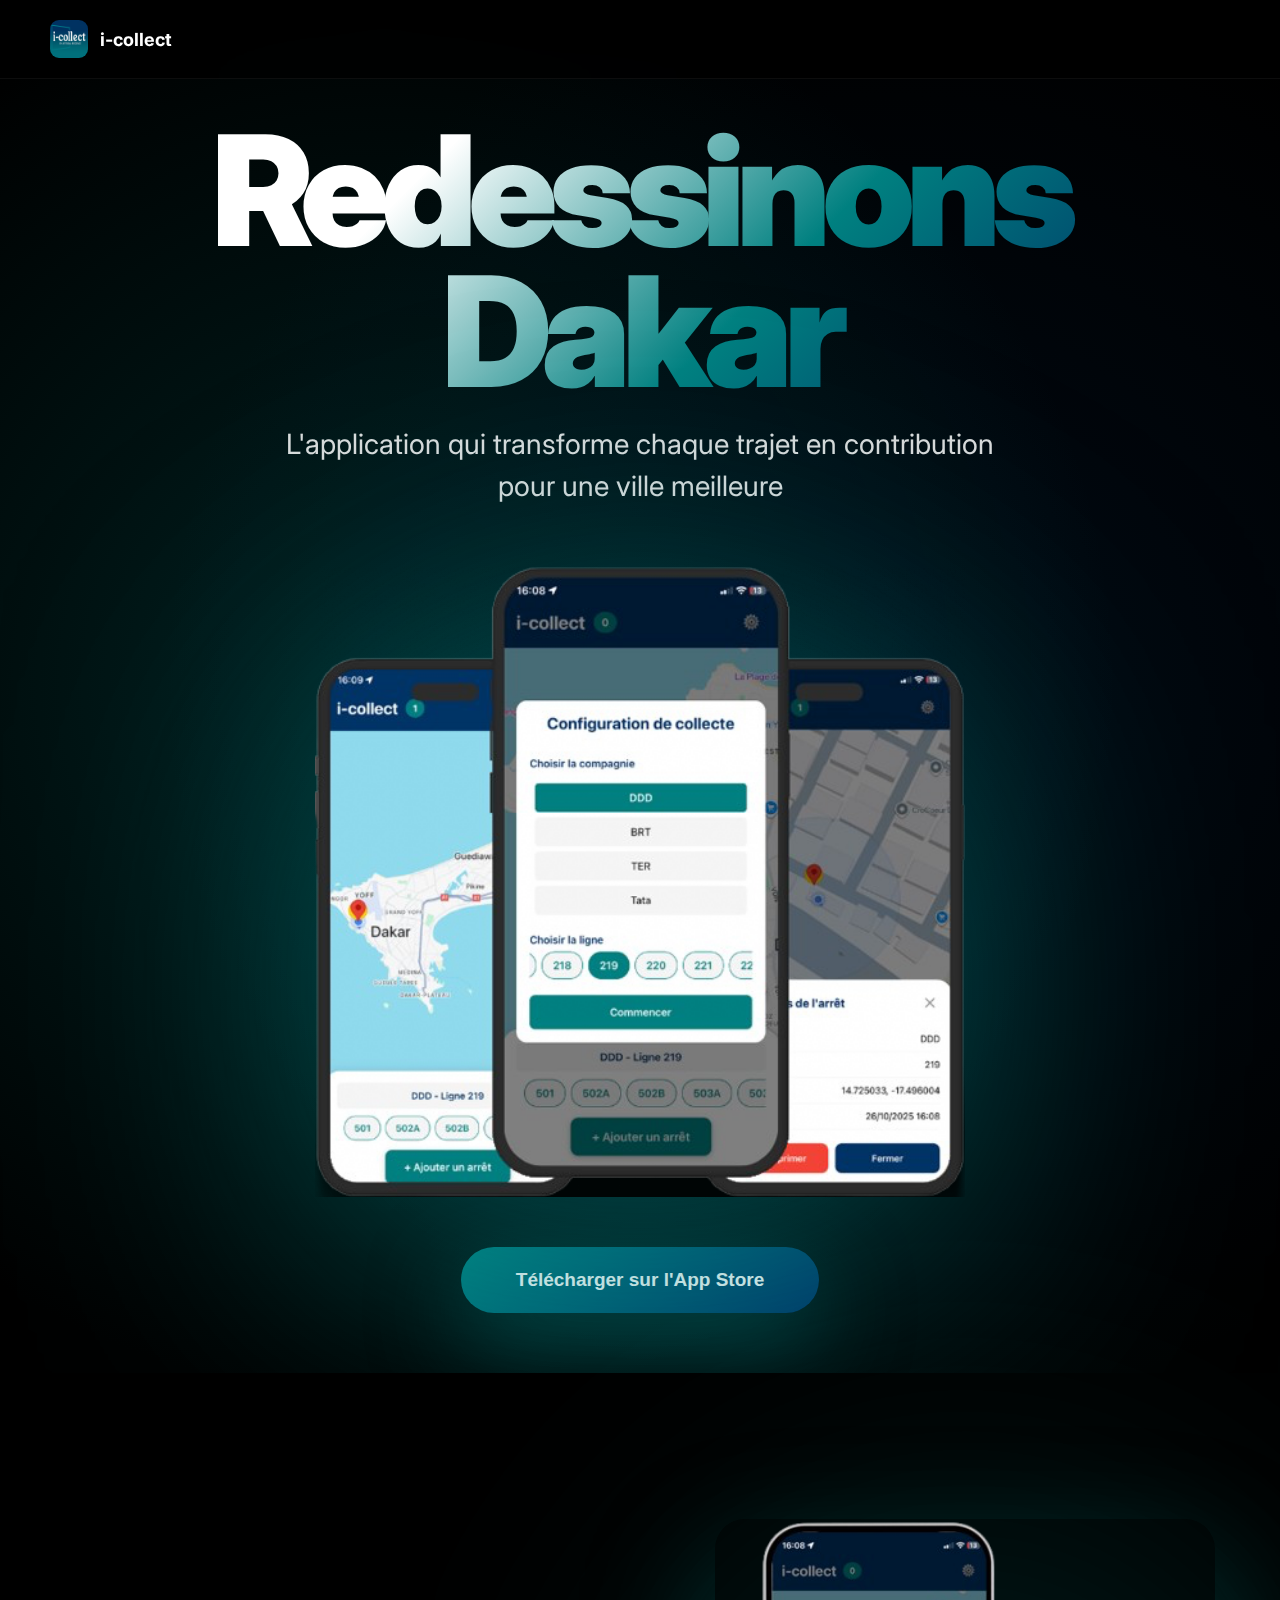
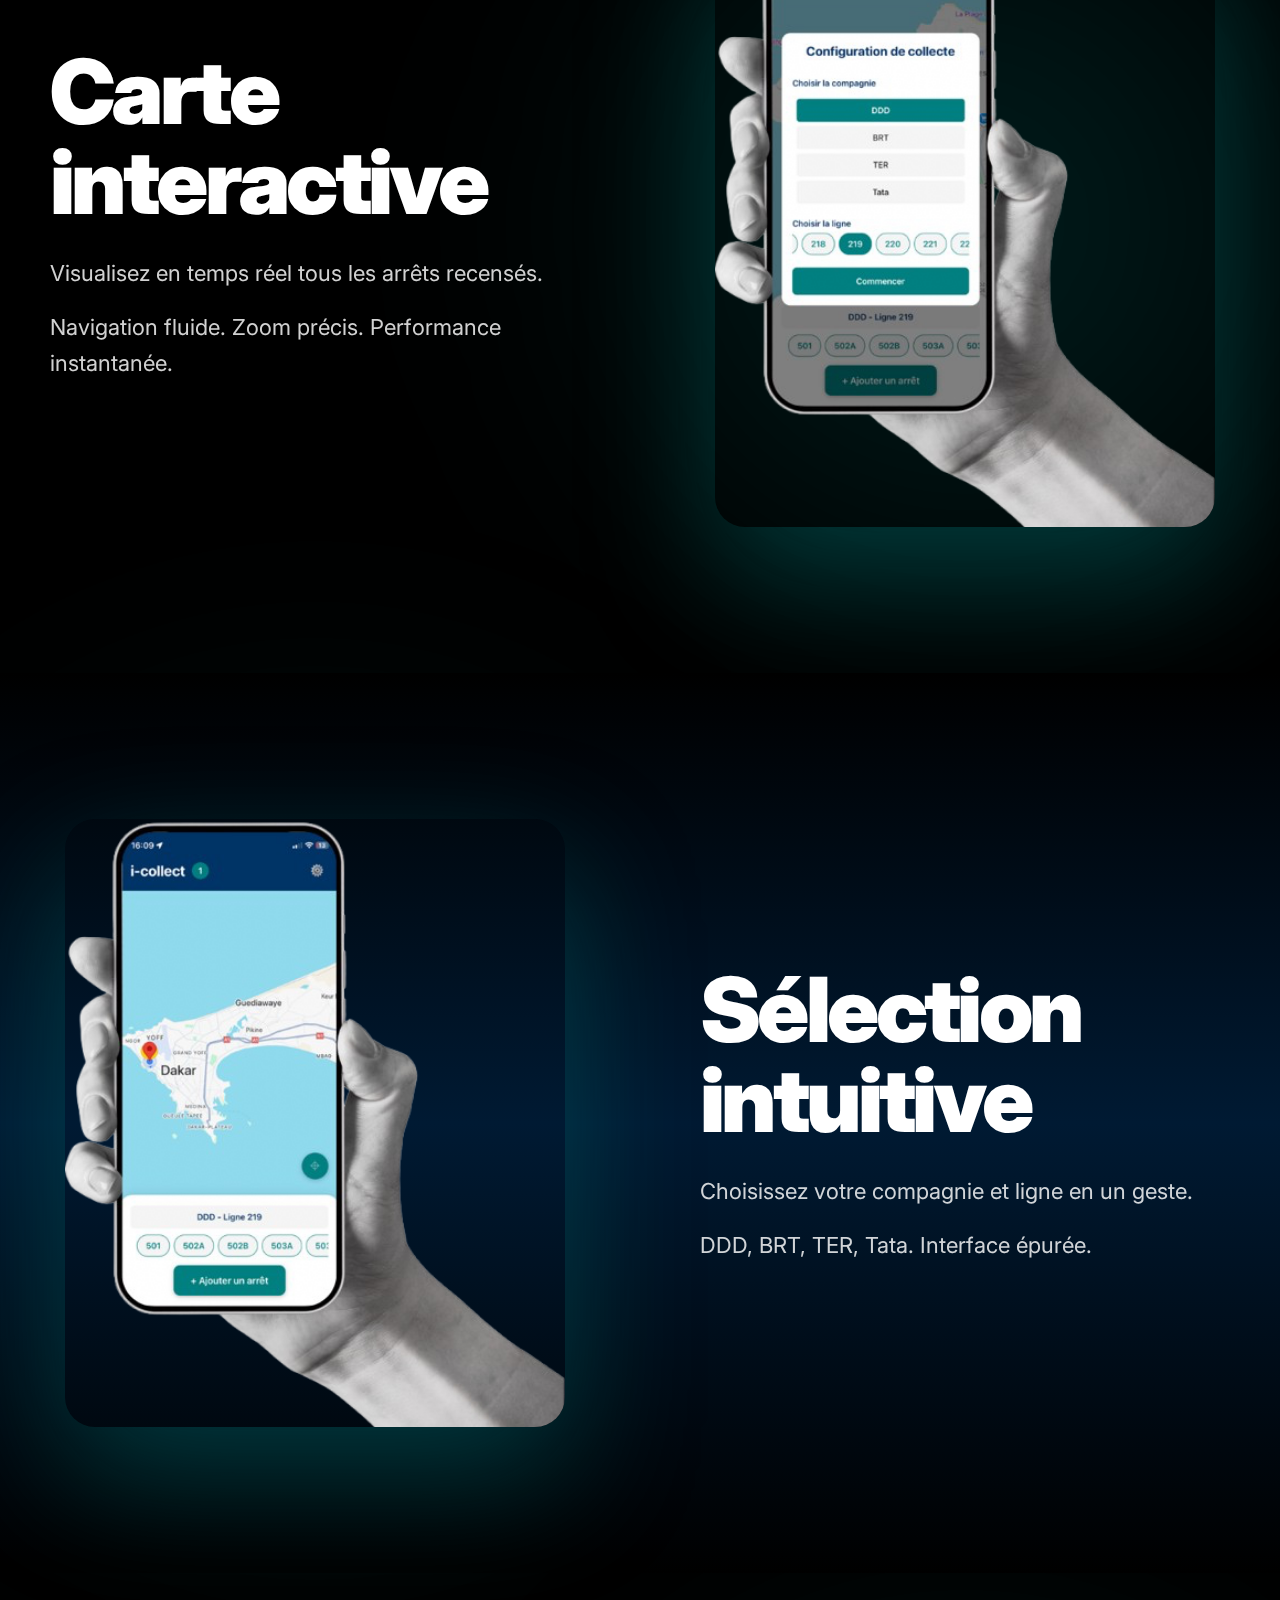
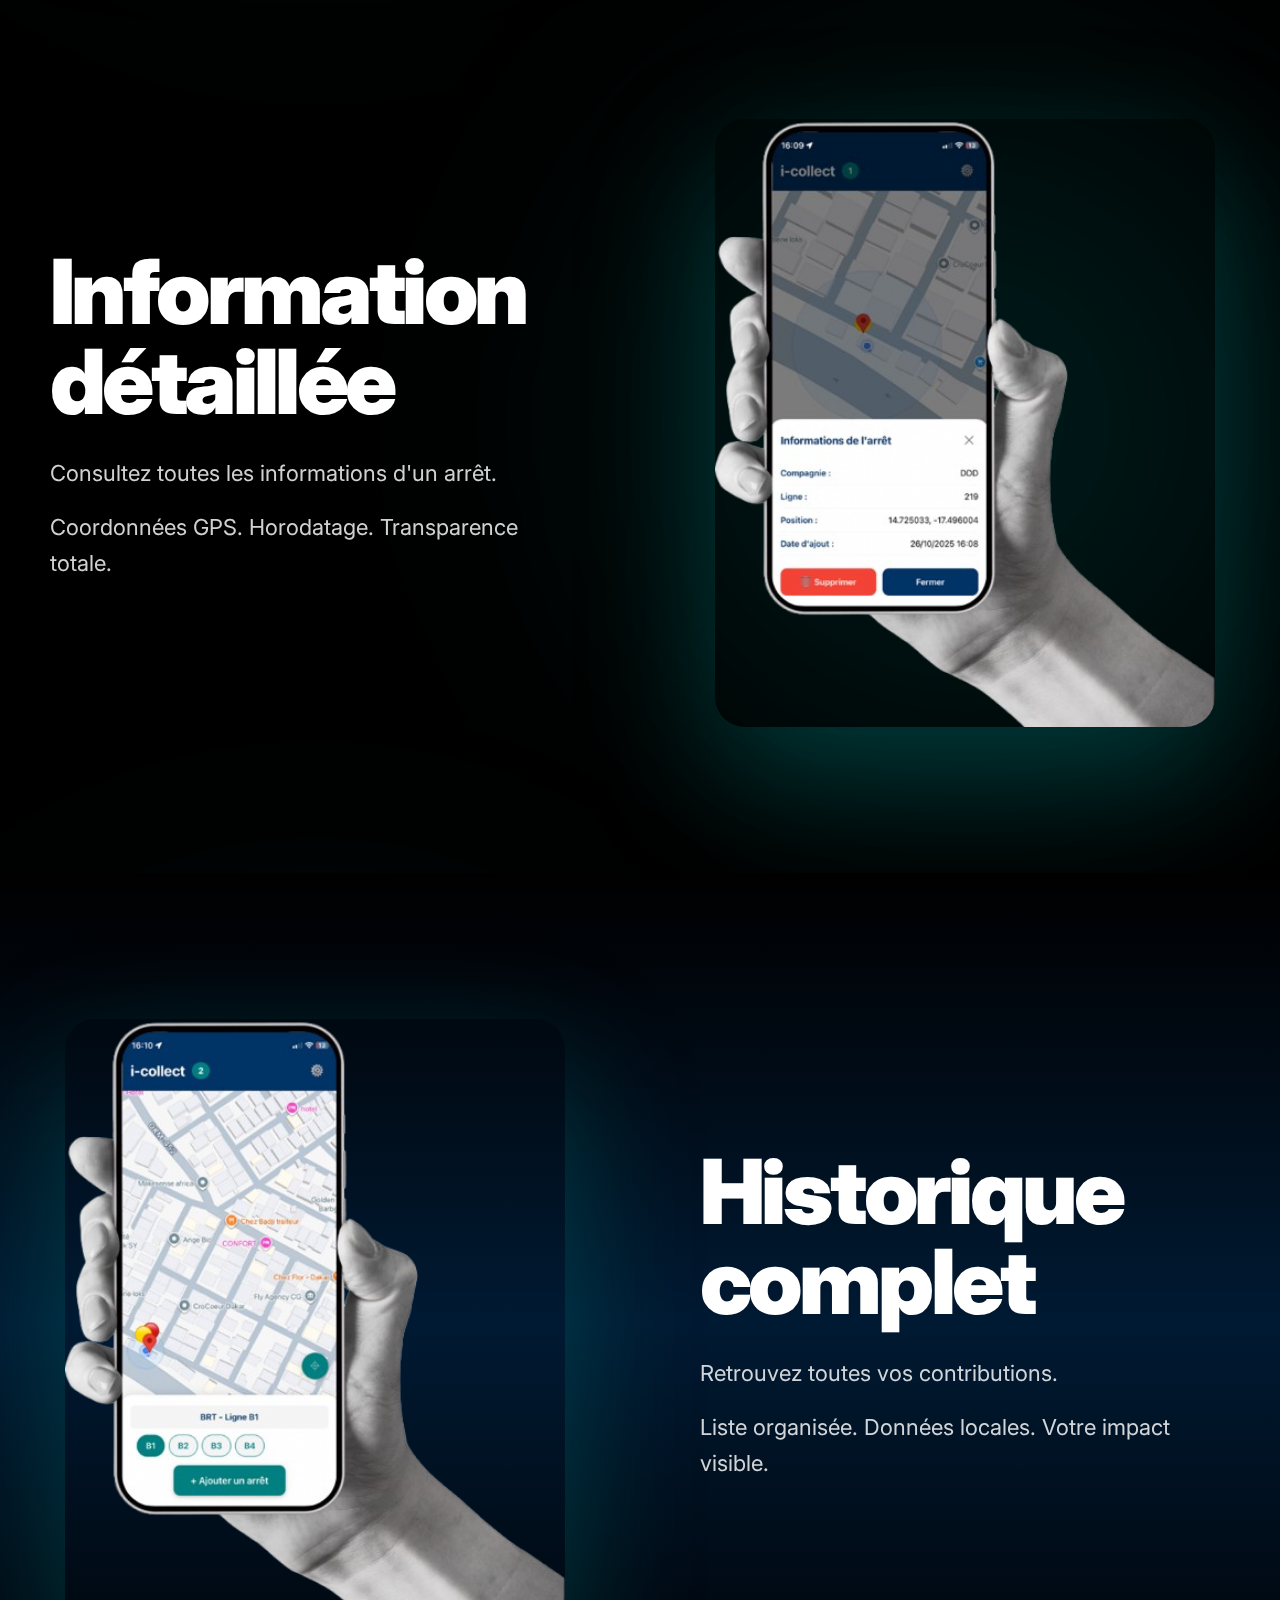
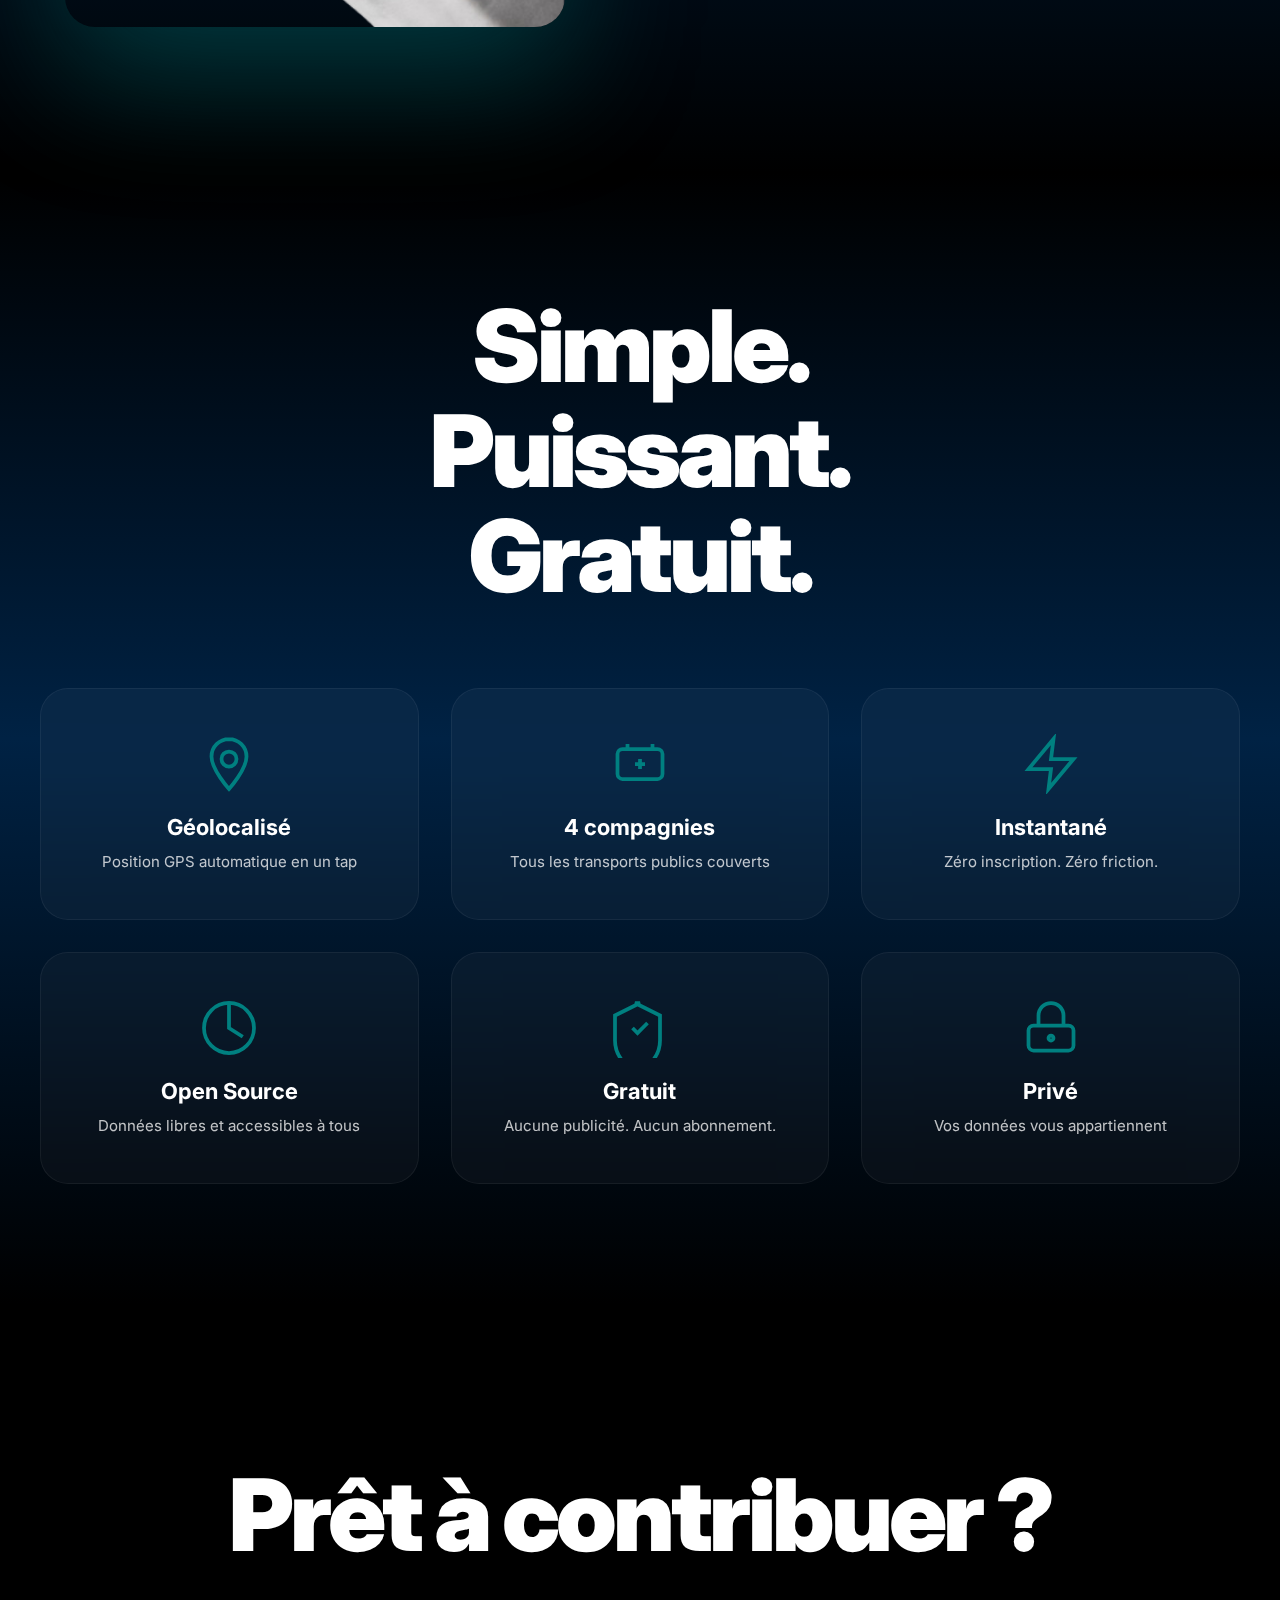
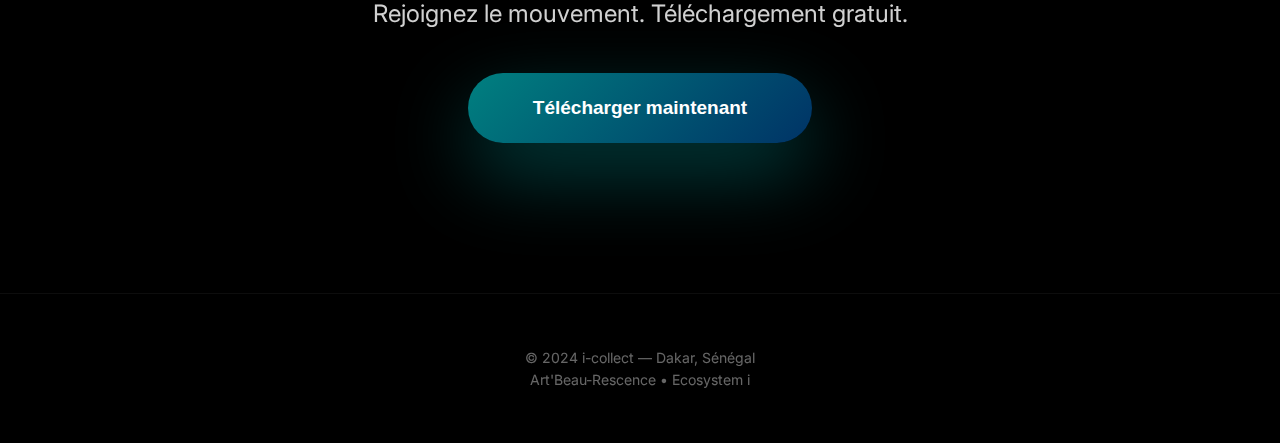
<file: index.html>
<!DOCTYPE html>
<html lang="fr">
<head>
    <meta charset="UTF-8">
    <meta name="viewport" content="width=device-width, initial-scale=1.0">
    <title>i-collect — Redessinons Dakar</title>
    <link rel="icon" href="./images/logoi-collect.png">
    <style>
        @import url('https://fonts.googleapis.com/css2?family=Inter:wght@300;400;500;600;700;800;900&display=swap');
        @import url('https://fonts.googleapis.com/css2?family=Outfit:wght@300;400;500;600;700;800;900&display=swap');
        
        * {
            margin: 0;
            padding: 0;
            box-sizing: border-box;
        }
        
        html {
            scroll-behavior: smooth;
        }
        
        body {
            font-family: 'Inter', -apple-system, BlinkMacSystemFont, sans-serif;
            background: #000;
            color: #fff;
            overflow-x: hidden;
            -webkit-font-smoothing: antialiased;
        }
        
        /* NAV */
        nav {
            position: fixed;
            top: 0;
            width: 100%;
            z-index: 1000;
            padding: 20px 50px;
            backdrop-filter: blur(30px);
            background: rgba(0,0,0,0.7);
            border-bottom: 1px solid rgba(255,255,255,0.05);
        }
        
        .logo {
            display: flex;
            align-items: center;
            gap: 12px;
            font-weight: 700;
            font-size: 18px;
        }
        
        .logo img {
            width: 38px;
            height: 38px;
            border-radius: 9px;
        }
        
        /* HERO */
        .hero {
            min-height: 100vh;
            display: flex;
            align-items: center;
            justify-content: center;
            padding: 120px 20px 60px;
            position: relative;
            overflow: hidden;
        }
        
        .hero-bg {
            position: absolute;
            inset: 0;
            background: 
                radial-gradient(circle at 30% 50%, rgba(0,128,128,0.25), transparent 65%),
                radial-gradient(circle at 70% 50%, rgba(0,51,102,0.2), transparent 65%);
            animation: bgFloat 15s ease-in-out infinite;
        }
        
        @keyframes bgFloat {
            0%, 100% { transform: scale(1) rotate(0deg); }
            50% { transform: scale(1.2) rotate(5deg); }
        }
        
        .hero-content {
            text-align: center;
            position: relative;
            z-index: 10;
            max-width: 100%;
            width: 100%;
        }
        
        .hero h1 {
            font-size: clamp(48px, 12vw, 160px);
            font-weight: 900;
            line-height: 0.92;
            letter-spacing: -0.06em;
            margin-bottom: 20px;
            background: linear-gradient(135deg, #fff 30%, #008080 60%, #003366 90%);
            -webkit-background-clip: text;
            -webkit-text-fill-color: transparent;
        }
        
        .hero p {
            font-size: clamp(18px, 3.5vw, 28px);
            opacity: 0.85;
            margin: 0 auto 50px;
            max-width: 800px;
            line-height: 1.5;
            padding: 0 20px;
        }
        
        /* MOCKUP PRINCIPAL GÉANT ET CENTRÉ */
        .hero-phone {
            width: 100%;
            max-width: 650px;
            height: auto;
            margin: 60px auto 0;
            display: block;
            filter: drop-shadow(0 60px 150px rgba(0,128,128,0.6));
            animation: heroFloat 7s ease-in-out infinite;
        }
        
        @keyframes heroFloat {
            0%, 100% { transform: translateY(0); }
            50% { transform: translateY(-40px); }
        }
        
        .hero-cta {
            display: inline-block;
            padding: 22px 55px;
            background: linear-gradient(135deg, #008080, #003366);
            border-radius: 50px;
            font-size: 19px;
            font-weight: 700;
            margin-top: 50px;
            box-shadow: 0 30px 90px rgba(0,128,128,0.5);
            transition: all 0.5s;
            cursor: pointer;
            border: none;
            color: #fff;
        }
        
        .hero-cta:hover {
            transform: translateY(-8px) scale(1.05);
            box-shadow: 0 40px 120px rgba(0,128,128,0.7);
        }
        
        /* SHOWCASE SECTIONS */
        .showcase-section {
            min-height: 100vh;
            display: flex;
            align-items: center;
            padding: 100px 30px;
            position: relative;
        }
        
        .showcase-section:nth-child(even) {
            background: linear-gradient(180deg, #000 0%, #001a33 50%, #000 100%);
        }
        
        .showcase-container {
            max-width: 1400px;
            margin: 0 auto;
            display: grid;
            grid-template-columns: 1fr 1fr;
            gap: 80px;
            align-items: center;
            width: 100%;
        }
        
        .showcase-section:nth-child(even) .showcase-text {
            order: 2;
        }
        
        .showcase-text {
            padding: 0 20px;
        }
        
        .showcase-text h2 {
            font-size: clamp(40px, 7vw, 90px);
            font-weight: 900;
            line-height: 1;
            letter-spacing: -0.04em;
            margin-bottom: 28px;
        }
        
        .showcase-text p {
            font-size: clamp(17px, 2.5vw, 22px);
            line-height: 1.65;
            opacity: 0.82;
            margin-bottom: 18px;
        }
        
        .showcase-visual {
            position: relative;
            display: flex;
            justify-content: center;
            align-items: center;
            width: 100%;
        }
        
        /* MOCKUPS GÉANTS ET CENTRÉS */
        .showcase-phone {
            width: 100%;
            max-width: 500px;
            height: auto;
            border-radius: 30px;
            box-shadow: 0 50px 130px rgba(0,128,128,0.4);
            transition: all 0.6s cubic-bezier(0.34, 1.56, 0.64, 1);
            display: block;
        }
        
        .showcase-phone:hover {
            transform: scale(1.06);
            box-shadow: 0 70px 180px rgba(0,128,128,0.6);
        }
        
        .showcase-visual::before {
            content: '';
            position: absolute;
            inset: -35%;
            background: radial-gradient(circle, rgba(0,128,128,0.25), transparent 70%);
            filter: blur(100px);
            animation: glowPulse 6s ease-in-out infinite;
            z-index: -1;
        }
        
        @keyframes glowPulse {
            0%, 100% { opacity: 0.5; transform: scale(1); }
            50% { opacity: 0.85; transform: scale(1.2); }
        }
        
        /* FEATURES */
        .features {
            padding: 120px 30px;
            background: linear-gradient(180deg, #000, #002244, #000);
            text-align: center;
        }
        
        .features h2 {
            font-size: clamp(48px, 9vw, 100px);
            font-weight: 900;
            letter-spacing: -0.04em;
            margin-bottom: 80px;
            line-height: 1.05;
        }
        
        .features-grid {
            max-width: 1200px;
            margin: 0 auto;
            display: grid;
            grid-template-columns: repeat(auto-fit, minmax(280px, 1fr));
            gap: 32px;
        }
        
        .feature {
            padding: 45px 30px;
            background: rgba(255,255,255,0.03);
            backdrop-filter: blur(20px);
            border: 1px solid rgba(255,255,255,0.06);
            border-radius: 28px;
            transition: all 0.4s;
            text-align: center;
        }
        
        .feature:hover {
            transform: translateY(-12px);
            background: rgba(255,255,255,0.06);
            border-color: #008080;
            box-shadow: 0 30px 80px rgba(0,128,128,0.3);
        }
        
        .feature-icon {
            width: 60px;
            height: 60px;
            margin: 0 auto 20px;
            display: flex;
            align-items: center;
            justify-content: center;
        }
        
        .feature-icon svg {
            width: 100%;
            height: 100%;
            stroke: #008080;
            fill: none;
            stroke-width: 1.5;
        }
        
        .feature h3 {
            font-size: 22px;
            font-weight: 700;
            margin-bottom: 10px;
        }
        
        .feature p {
            font-size: 15px;
            opacity: 0.75;
            line-height: 1.6;
        }
        
        /* CTA FINALE */
        .final-cta {
            padding: 150px 30px;
            text-align: center;
            background: #000;
        }
        
        .final-cta h2 {
            font-size: clamp(42px, 9vw, 100px);
            font-weight: 900;
            letter-spacing: -0.04em;
            margin-bottom: 24px;
        }
        
        .final-cta p {
            font-size: clamp(18px, 3.5vw, 24px);
            opacity: 0.82;
            margin-bottom: 45px;
        }
        
        .final-cta button {
            padding: 24px 65px;
            background: linear-gradient(135deg, #008080, #003366);
            border: none;
            border-radius: 50px;
            font-size: 19px;
            font-weight: 700;
            color: #fff;
            cursor: pointer;
            box-shadow: 0 30px 80px rgba(0,128,128,0.5);
            transition: all 0.6s cubic-bezier(0.34, 1.56, 0.64, 1);
        }
        
        .final-cta button:hover {
            transform: translateY(-10px) scale(1.06);
            box-shadow: 0 50px 140px rgba(0,128,128,0.8);
        }
        
        /* FOOTER */
        footer {
            padding: 50px 30px;
            text-align: center;
            border-top: 1px solid rgba(255,255,255,0.05);
        }
        
        footer p {
            opacity: 0.4;
            font-size: 14px;
            margin: 5px 0;
        }
        
        /* RESPONSIVE */
        @media (max-width: 1024px) {
            .showcase-container {
                grid-template-columns: 1fr;
                gap: 50px;
            }
            
            .showcase-section:nth-child(even) .showcase-text {
                order: 1;
            }
            
            .showcase-section {
                padding: 80px 25px;
                min-height: auto;
            }
            
            .showcase-phone {
                max-width: 420px;
            }
        }
        
        @media (max-width: 768px) {
            nav {
                padding: 16px 20px;
            }
            
            .hero {
                padding: 100px 15px 50px;
            }
            
            .hero-phone {
                max-width: 480px;
            }
            
            .hero-cta {
                padding: 18px 45px;
                font-size: 17px;
            }
            
            .showcase-section {
                padding: 60px 20px;
            }
            
            .showcase-phone {
                max-width: 380px;
            }
            
            .features {
                padding: 90px 20px;
            }
            
            .final-cta {
                padding: 110px 20px;
            }
        }
        
        @media (max-width: 480px) {
            .logo {
                font-size: 16px;
            }
            
            .logo img {
                width: 32px;
                height: 32px;
            }
            
            .hero-phone {
                max-width: 95%;
            }
            
            .showcase-phone {
                max-width: 95%;
            }
        }
    </style>
</head>
<body>
    <nav>
        <div class="logo">
            <img src="./images/logoi-collect.png" alt="i-collect">
            <span>i-collect</span>
        </div>
    </nav>
    
    <section class="hero">
        <div class="hero-bg"></div>
        <div class="hero-content">
            <h1>Redessinons<br>Dakar</h1>
            <p>L'application qui transforme chaque trajet en contribution pour une ville meilleure</p>
            <img src="./images/mockupprincipal.png" alt="i-collect" class="hero-phone">
            <button class="hero-cta" onclick="window.open('https://apps.apple.com/app/i-collect/id6754554865')">
                Télécharger sur l'App Store
            </button>
        </div>
    </section>
    
    <section class="showcase-section">
        <div class="showcase-container">
            <div class="showcase-text">
                <h2>Carte<br>interactive</h2>
                <p>Visualisez en temps réel tous les arrêts recensés.</p>
                <p>Navigation fluide. Zoom précis. Performance instantanée.</p>
            </div>
            <div class="showcase-visual">
                <img src="./images/mockup1.png" alt="Carte" class="showcase-phone">
            </div>
        </div>
    </section>
    
    <section class="showcase-section">
        <div class="showcase-container">
            <div class="showcase-text">
                <h2>Sélection<br>intuitive</h2>
                <p>Choisissez votre compagnie et ligne en un geste.</p>
                <p>DDD, BRT, TER, Tata. Interface épurée.</p>
            </div>
            <div class="showcase-visual">
                <img src="./images/mockup2.png" alt="Sélection" class="showcase-phone">
            </div>
        </div>
    </section>
    
    <section class="showcase-section">
        <div class="showcase-container">
            <div class="showcase-text">
                <h2>Information<br>détaillée</h2>
                <p>Consultez toutes les informations d'un arrêt.</p>
                <p>Coordonnées GPS. Horodatage. Transparence totale.</p>
            </div>
            <div class="showcase-visual">
                <img src="./images/mockup3.png" alt="Information" class="showcase-phone">
            </div>
        </div>
    </section>
    
    <section class="showcase-section">
        <div class="showcase-container">
            <div class="showcase-text">
                <h2>Historique<br>complet</h2>
                <p>Retrouvez toutes vos contributions.</p>
                <p>Liste organisée. Données locales. Votre impact visible.</p>
            </div>
            <div class="showcase-visual">
                <img src="./images/mockup4.png" alt="Historique" class="showcase-phone">
            </div>
        </div>
    </section>
    
    <section class="features">
        <h2>Simple.<br>Puissant.<br>Gratuit.</h2>
        <div class="features-grid">
            <div class="feature">
                <div class="feature-icon">
                    <svg viewBox="0 0 24 24"><circle cx="12" cy="10" r="3"/><path d="M12 2C8.13 2 5 5.13 5 9c0 5.25 7 13 7 13s7-7.75 7-13c0-3.87-3.13-7-7-7z"/></svg>
                </div>
                <h3>Géolocalisé</h3>
                <p>Position GPS automatique en un tap</p>
            </div>
            <div class="feature">
                <div class="feature-icon">
                    <svg viewBox="0 0 24 24"><rect x="3" y="6" width="18" height="12" rx="2"/><path d="M7 6V4M17 6V4M12 10v4M10 12h4"/></svg>
                </div>
                <h3>4 compagnies</h3>
                <p>Tous les transports publics couverts</p>
            </div>
            <div class="feature">
                <div class="feature-icon">
                    <svg viewBox="0 0 24 24"><polygon points="13 2 3 14 12 14 11 22 21 10 12 10 13 2"/></svg>
                </div>
                <h3>Instantané</h3>
                <p>Zéro inscription. Zéro friction.</p>
            </div>
            <div class="feature">
                <div class="feature-icon">
                    <svg viewBox="0 0 24 24"><circle cx="12" cy="12" r="10"/><path d="M12 2v10l5.5 3.5"/></svg>
                </div>
                <h3>Open Source</h3>
                <p>Données libres et accessibles à tous</p>
            </div>
            <div class="feature">
                <div class="feature-icon">
                    <svg viewBox="0 0 24 24"><path d="M12 2L2 7v10c0 5.55 3.84 10.74 9 12 5.16-1.26 9-6.45 9-12V7l-10-5z"/><path d="M9 12l2 2 4-4"/></svg>
                </div>
                <h3>Gratuit</h3>
                <p>Aucune publicité. Aucun abonnement.</p>
            </div>
            <div class="feature">
                <div class="feature-icon">
                    <svg viewBox="0 0 24 24"><rect x="3" y="11" width="18" height="10" rx="2"/><circle cx="12" cy="16" r="1"/><path d="M7 11V7a5 5 0 0110 0v4"/></svg>
                </div>
                <h3>Privé</h3>
                <p>Vos données vous appartiennent</p>
            </div>
        </div>
    </section>
    
    <section class="final-cta">
        <h2>Prêt à contribuer ?</h2>
        <p>Rejoignez le mouvement. Téléchargement gratuit.</p>
        <button onclick="window.open('https://apps.apple.com/app/i-collect/id6754554865')">
            Télécharger maintenant
        </button>
    </section>
    
    <footer>
        <p>© 2024 i-collect — Dakar, Sénégal</p>
        <p>Art'Beau-Rescence • Ecosystem i</p>
    </footer>
</body>
</html>
</file>
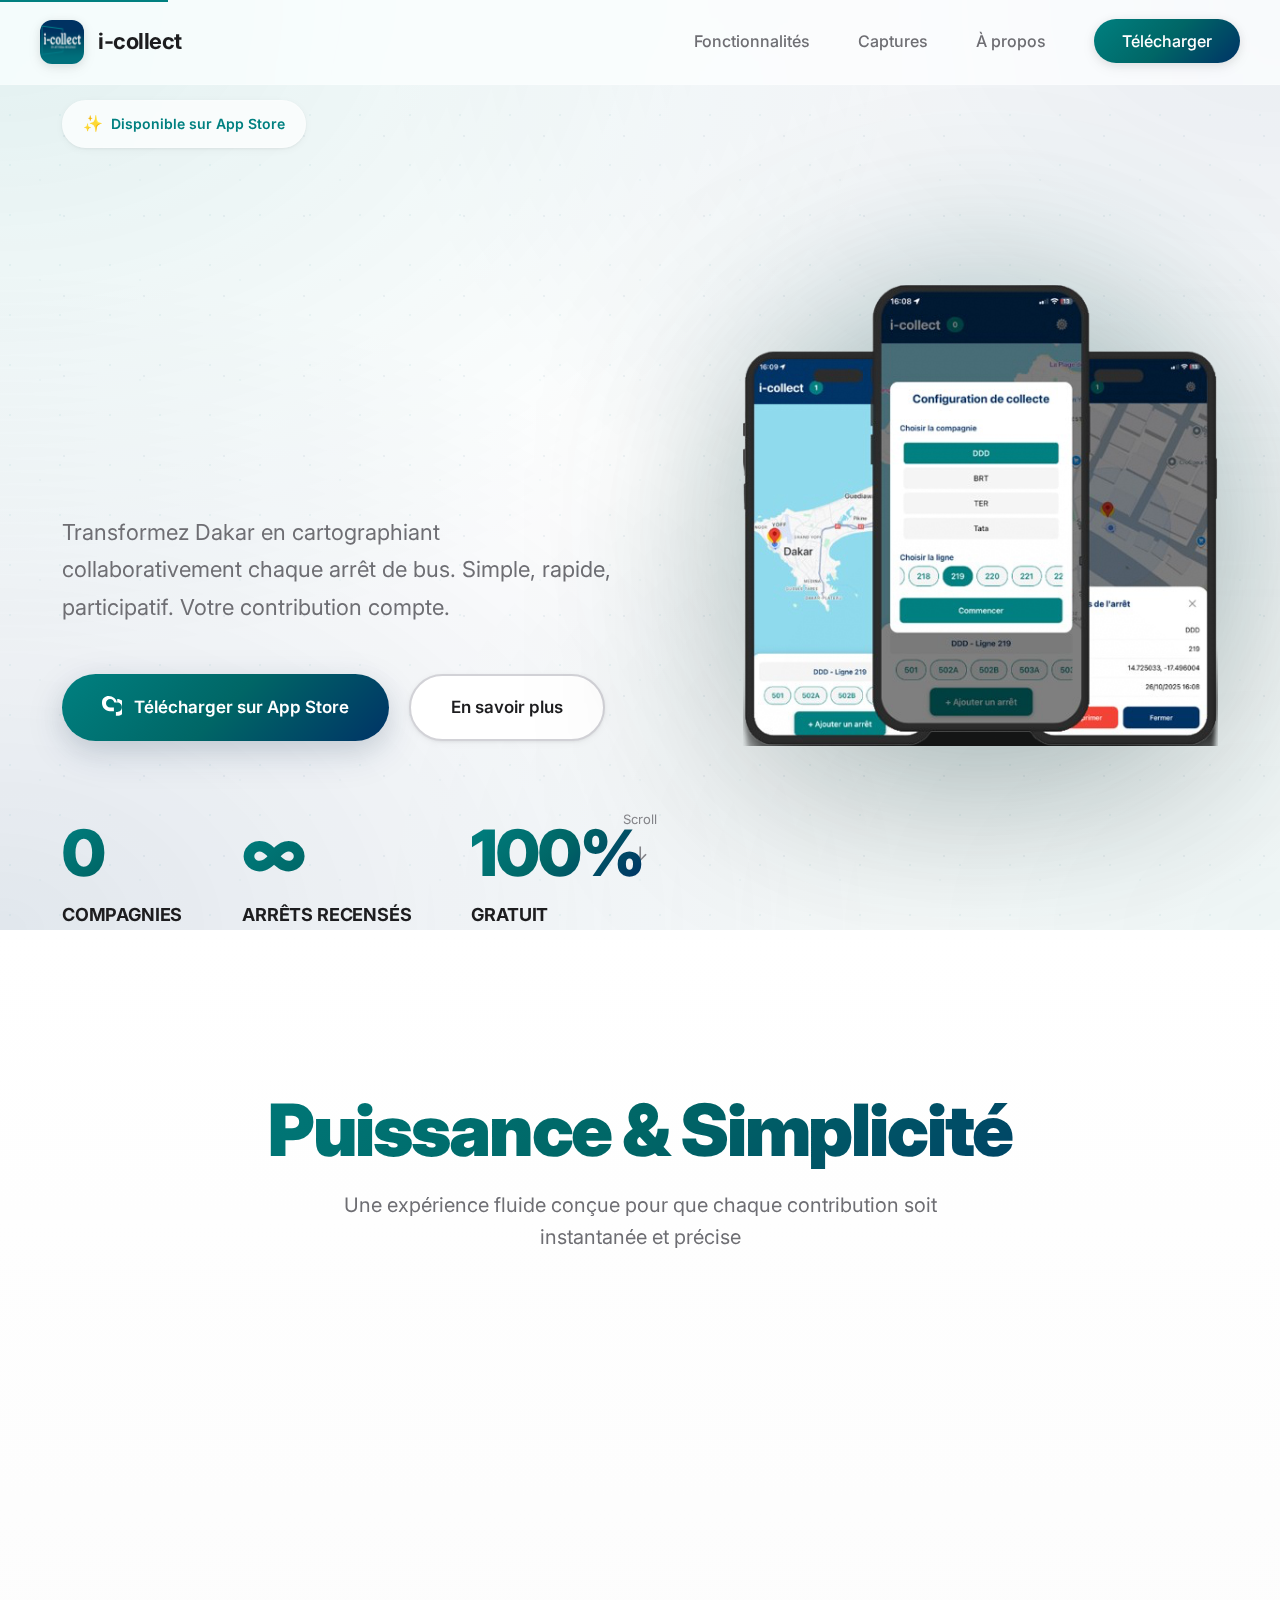
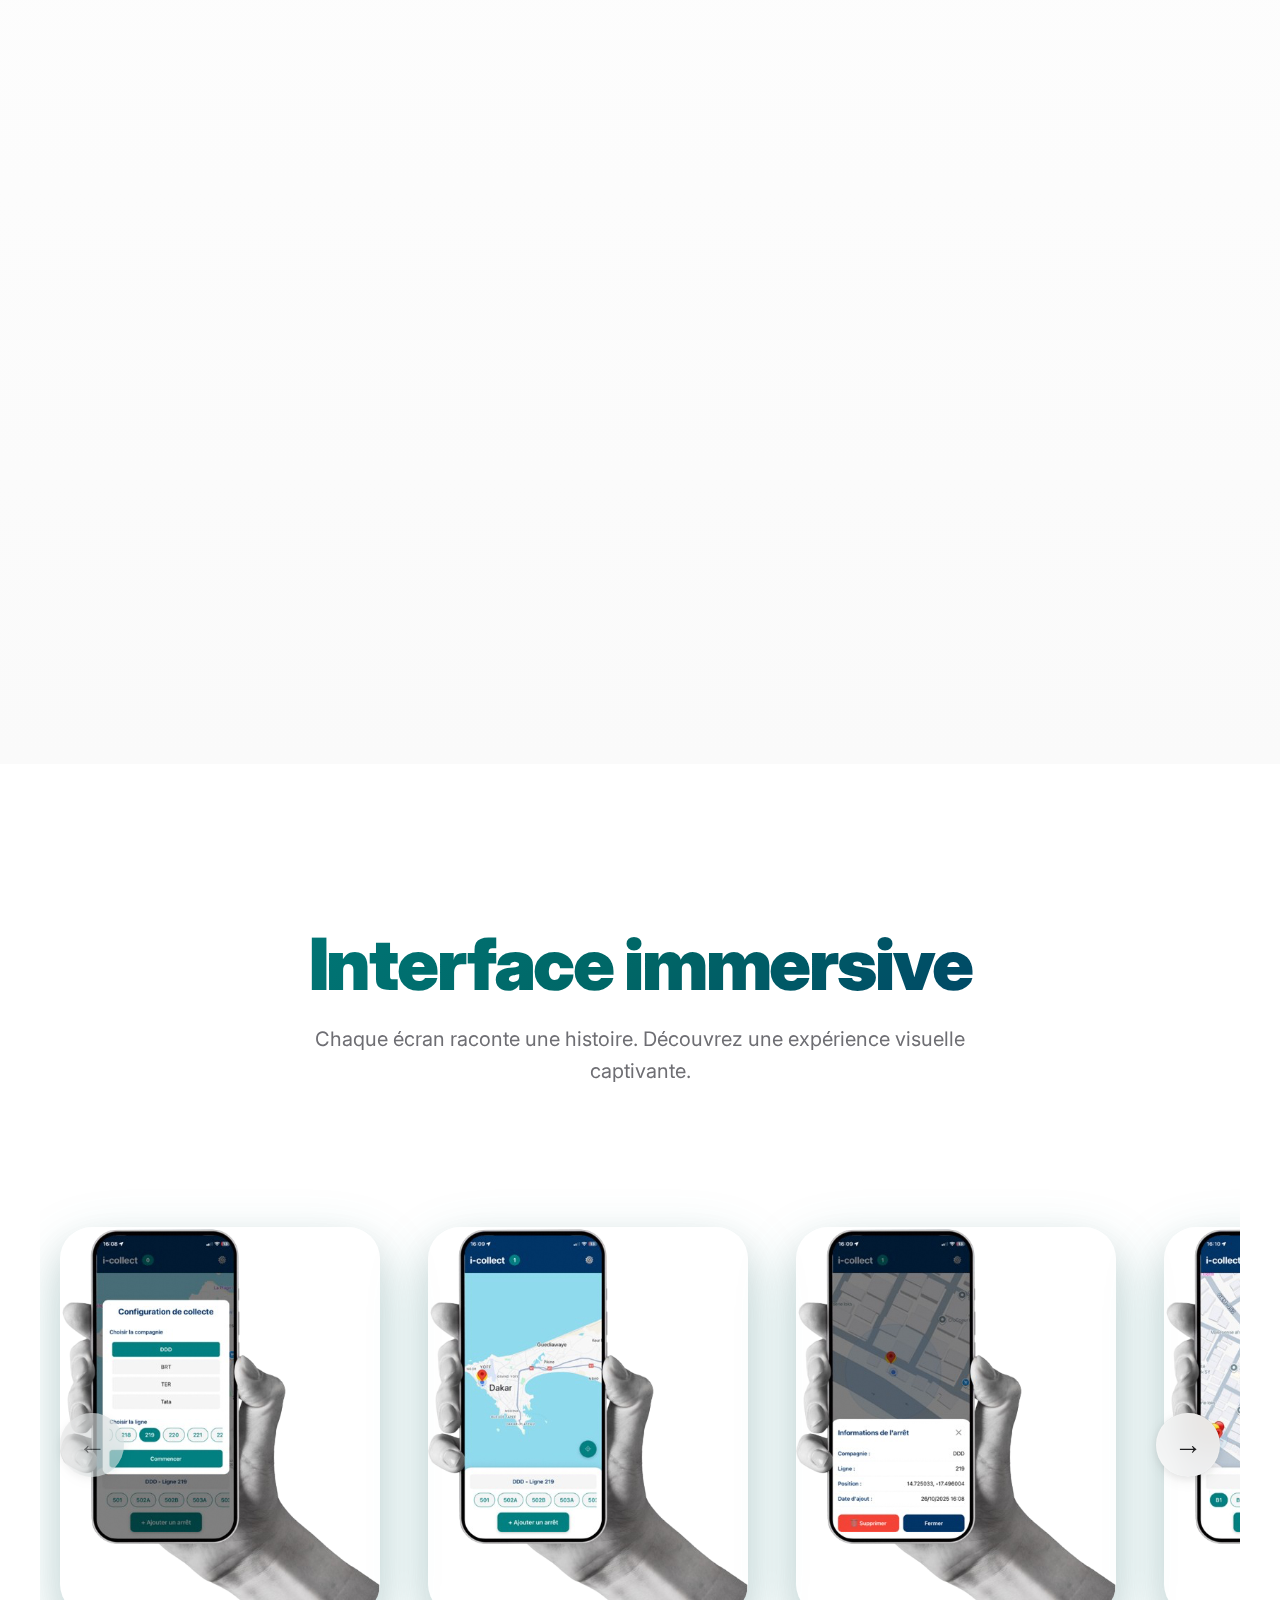
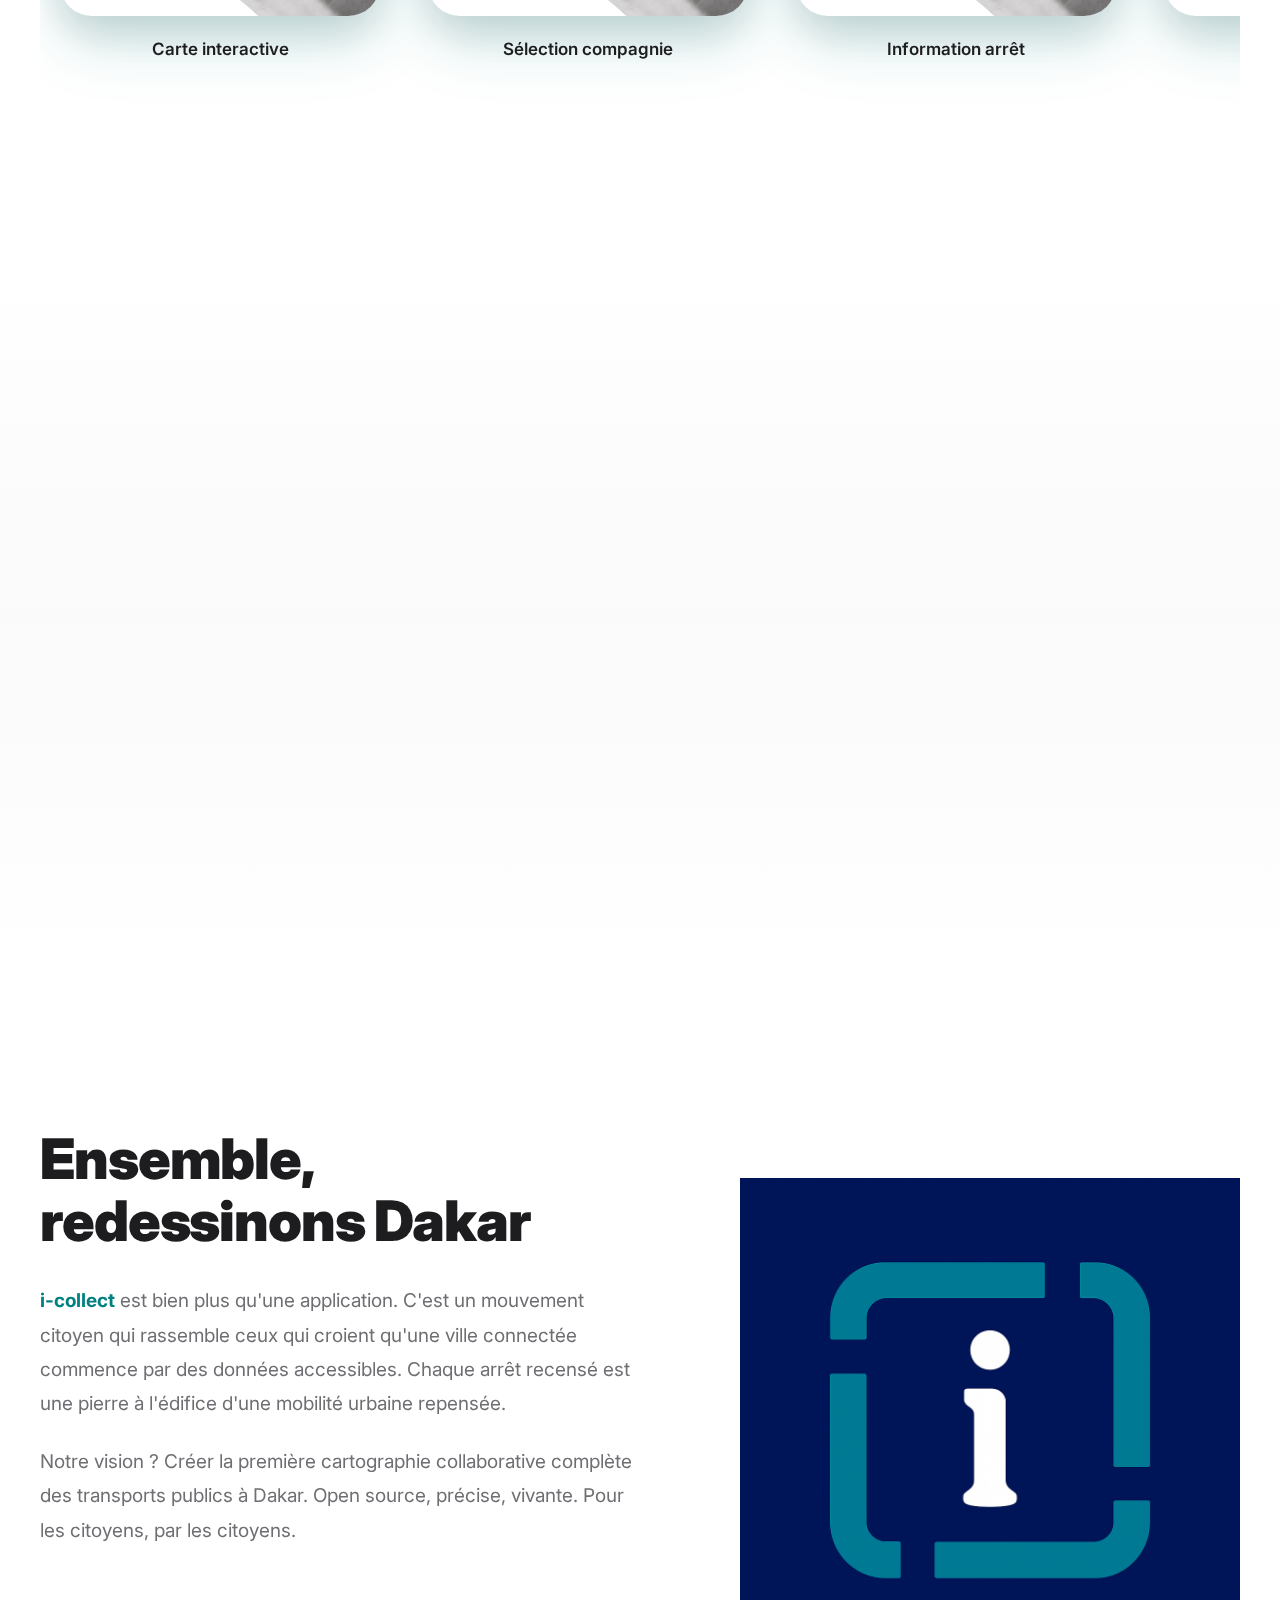
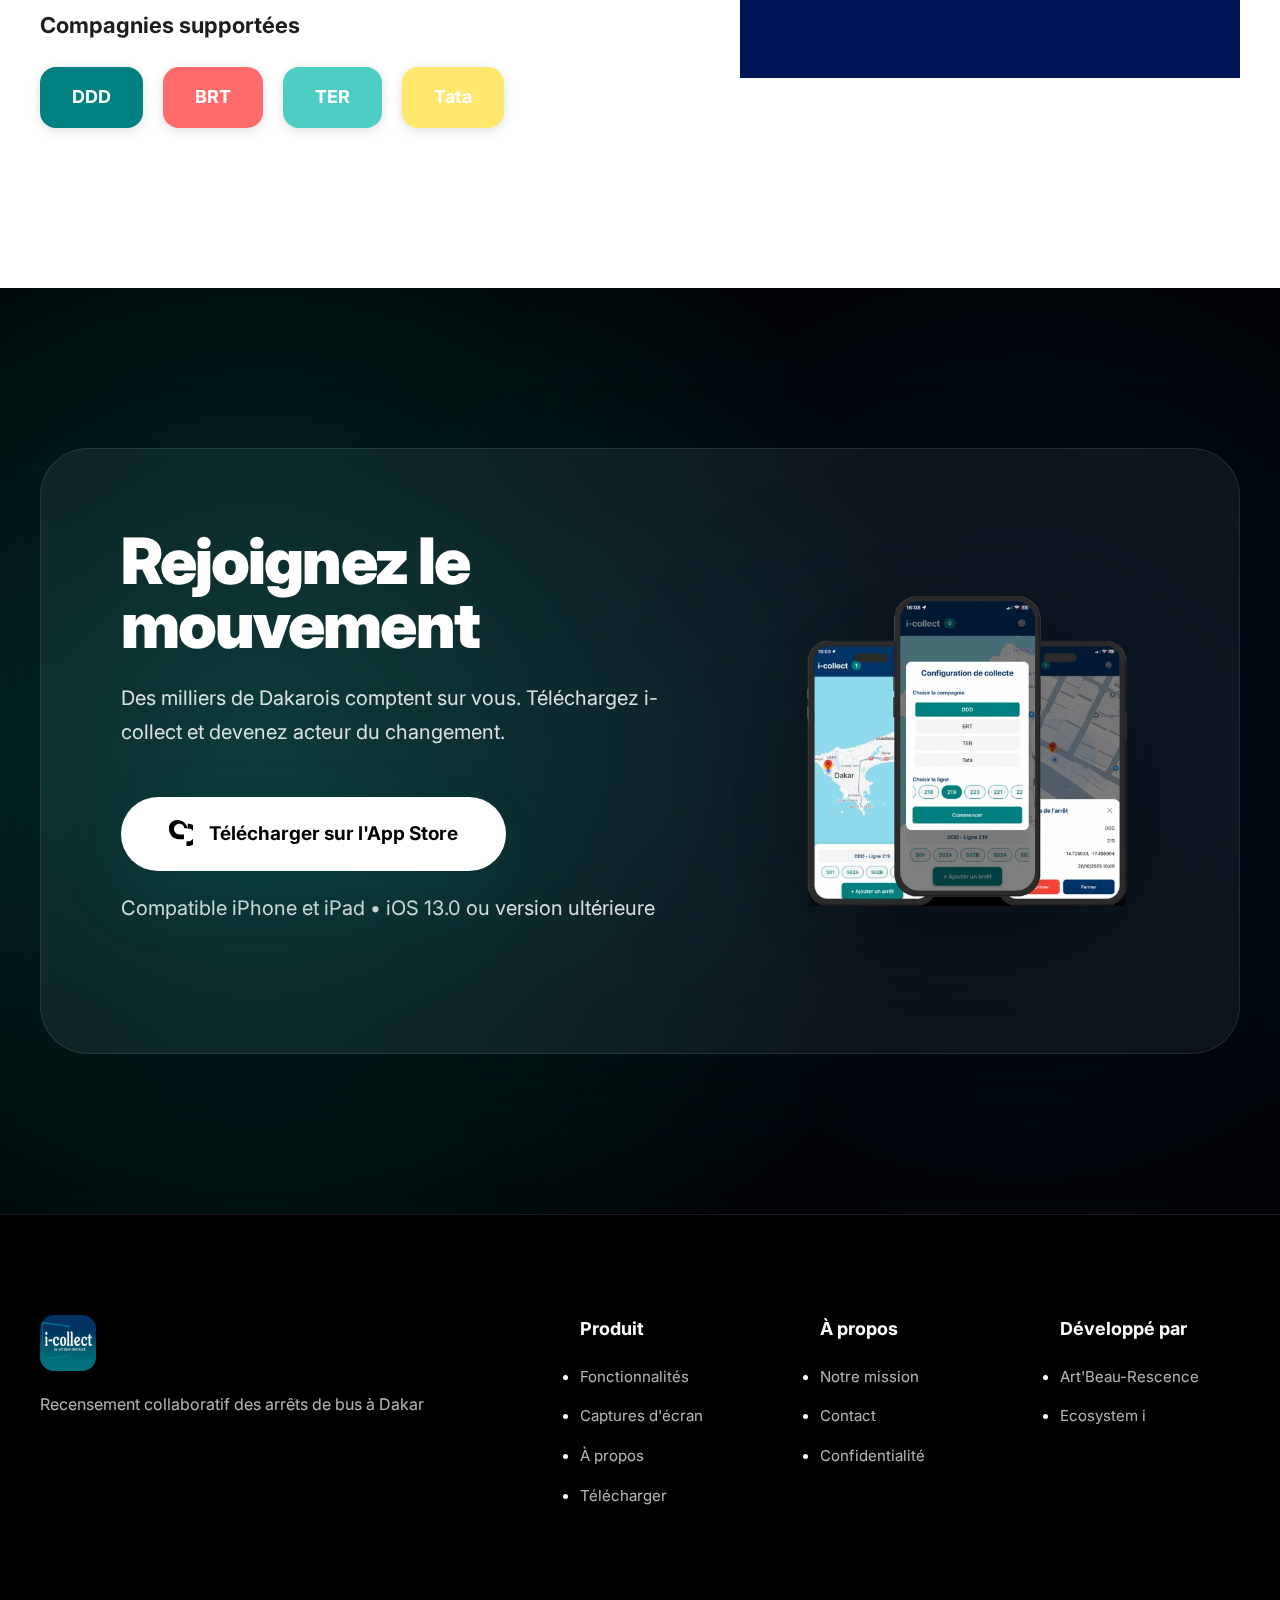
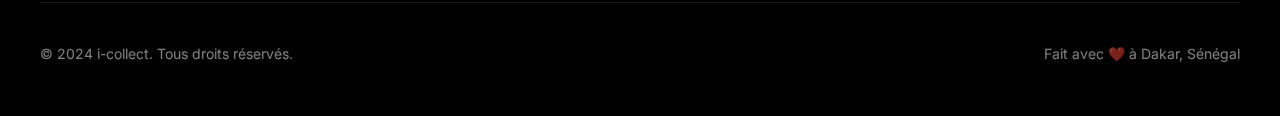
<file: index-old.html>
<!DOCTYPE html>
<html lang="fr">
<head>
    <meta charset="UTF-8">
    <meta name="viewport" content="width=device-width, initial-scale=1.0">
    <meta name="description" content="i-collect - Recensement collaboratif des arrêts de bus à Dakar. Participez à l'amélioration de la mobilité urbaine au Sénégal.">
    <meta name="keywords" content="i-collect, dakar, transport, bus, mobilité, sénégal, DDD, BRT, TER, Tata, arrêts de bus">
    <meta name="author" content="Art'Beau-Rescence">
    
    <!-- Open Graph / Facebook -->
    <meta property="og:type" content="website">
    <meta property="og:url" content="https://i-collect.app/">
    <meta property="og:title" content="i-collect - Recensement des arrêts de bus à Dakar">
    <meta property="og:description" content="Participez à l'amélioration de la mobilité urbaine à Dakar en recensant les arrêts de bus.">
    <meta property="og:image" content="./images/mockupprincipal.png">

    <!-- Twitter -->
    <meta property="twitter:card" content="summary_large_image">
    <meta property="twitter:url" content="https://i-collect.app/">
    <meta property="twitter:title" content="i-collect - Recensement des arrêts de bus à Dakar">
    <meta property="twitter:description" content="Participez à l'amélioration de la mobilité urbaine à Dakar en recensant les arrêts de bus.">
    <meta property="twitter:image" content="./images/mockupprincipal.png">

    <title>i-collect - Recensement des arrêts de bus à Dakar</title>
    
    <link rel="icon" type="image/png" href="./images/logoi-collect.png">
    <link rel="stylesheet" href="./css/styles-premium.css">
</head>
<body>
    <!-- Navigation -->
    <nav class="navbar">
        <div class="nav-container">
            <div class="nav-logo">
                <img src="./images/logoi-collect.png" alt="i-collect logo">
                <span>i-collect</span>
            </div>
            <ul class="nav-menu">
                <li><a href="#features">Fonctionnalités</a></li>
                <li><a href="#screenshots">Captures</a></li>
                <li><a href="#about">À propos</a></li>
                <li><a href="#download" class="nav-cta">Télécharger</a></li>
            </ul>
            <div class="hamburger">
                <span></span>
                <span></span>
                <span></span>
            </div>
        </div>
    </nav>

    <!-- Hero Section -->
    <section class="hero">
        <div class="hero-content">
            <div class="hero-text">
                <div class="hero-badge">Disponible sur App Store</div>
                <h1 class="hero-title">
                    <span>Recensez.</span>
                    <span>Partagez.</span>
                    <span>Améliorez.</span>
                </h1>
                <p class="hero-subtitle">
                    Transformez Dakar en cartographiant collaborativement chaque arrêt de bus. 
                    Simple, rapide, participatif. Votre contribution compte.
                </p>
                <div class="hero-cta">
                    <a href="https://apps.apple.com/app/i-collect/id6754554865" class="btn btn-primary" target="_blank" rel="noopener">
                        <svg width="20" height="24" viewBox="0 0 20 24" fill="none">
                            <path d="M15.2 7.2C14.5 3.1 10.9 0 6.6 0C2.9 0 -0.2 2.9 0 6.6C0 6.7 0 6.8 0 6.9C-0.1 11.4 3.4 15.1 7.9 15.3H7.9C8 15.3 8.1 15.3 8.2 15.3H11.9V11.6H8.2C5.9 11.5 4 9.5 4 7.2C4 4.9 5.9 3 8.2 3C10.3 3 12 4.5 12.3 6.6H15.2C17.8 6.6 19.9 8.7 19.9 11.3C19.9 13.9 17.8 16 15.2 16H13.9V19.7H15.2C19.8 19.7 23.6 15.9 23.6 11.3C23.6 6.7 19.8 2.9 15.2 2.9V7.2Z" fill="currentColor"/>
                        </svg>
                        Télécharger sur App Store
                    </a>
                    <a href="#features" class="btn btn-secondary">En savoir plus</a>
                </div>
                <div class="hero-stats">
                    <div class="stat">
                        <span class="stat-number">4</span>
                        <span class="stat-label">Compagnies</span>
                    </div>
                    <div class="stat">
                        <span class="stat-number">∞</span>
                        <span class="stat-label">Arrêts recensés</span>
                    </div>
                    <div class="stat">
                        <span class="stat-number">100%</span>
                        <span class="stat-label">Gratuit</span>
                    </div>
                </div>
            </div>
            <div class="hero-visual">
                <div class="phone-mockup">
                    <img src="./images/mockupprincipal.png" alt="i-collect app screenshot" class="floating">
                </div>
            </div>
        </div>
        <div class="scroll-indicator">Scroll</div>
    </section>

    <!-- Features Section -->
    <section id="features" class="features">
        <div class="container">
            <h2 class="section-title">Puissance & Simplicité</h2>
            <p class="section-subtitle">Une expérience fluide conçue pour que chaque contribution soit instantanée et précise</p>
            
            <div class="features-grid">
                <div class="feature-card" data-aos="fade-up">
                    <div class="feature-icon">
                        <svg width="48" height="48" viewBox="0 0 48 48" fill="none">
                            <circle cx="24" cy="24" r="20" stroke="currentColor" stroke-width="2"/>
                            <circle cx="24" cy="24" r="4" fill="currentColor"/>
                            <path d="M24 4V12M24 36V44M44 24H36M12 24H4" stroke="currentColor" stroke-width="2" stroke-linecap="round"/>
                        </svg>
                    </div>
                    <h3>Géolocalisation précise</h3>
                    <p>Utilisez votre position GPS pour ajouter instantanément un arrêt avec ses coordonnées exactes.</p>
                </div>

                <div class="feature-card" data-aos="fade-up" data-aos-delay="100">
                    <div class="feature-icon">
                        <svg width="48" height="48" viewBox="0 0 48 48" fill="none">
                            <rect x="6" y="10" width="36" height="28" rx="4" stroke="currentColor" stroke-width="2"/>
                            <path d="M6 18H42M16 26H32M20 32H28" stroke="currentColor" stroke-width="2" stroke-linecap="round"/>
                        </svg>
                    </div>
                    <h3>Multi-compagnies</h3>
                    <p>DDD, BRT, TER, Tata : sélectionnez la compagnie et la ligne pour un recensement structuré.</p>
                </div>

                <div class="feature-card" data-aos="fade-up" data-aos-delay="200">
                    <div class="feature-icon">
                        <svg width="48" height="48" viewBox="0 0 48 48" fill="none">
                            <path d="M12 24L20 32L36 16" stroke="currentColor" stroke-width="3" stroke-linecap="round" stroke-linejoin="round"/>
                            <circle cx="24" cy="24" r="20" stroke="currentColor" stroke-width="2"/>
                        </svg>
                    </div>
                    <h3>Ajout en un clic</h3>
                    <p>Interface épurée et rapide. Pas d'inscription, pas de complexité. Juste l'essentiel.</p>
                </div>

                <div class="feature-card" data-aos="fade-up" data-aos-delay="300">
                    <div class="feature-icon">
                        <svg width="48" height="48" viewBox="0 0 48 48" fill="none">
                            <circle cx="24" cy="24" r="3" fill="currentColor"/>
                            <circle cx="12" cy="18" r="3" fill="currentColor"/>
                            <circle cx="36" cy="18" r="3" fill="currentColor"/>
                            <circle cx="12" cy="30" r="3" fill="currentColor"/>
                            <circle cx="36" cy="30" r="3" fill="currentColor"/>
                            <path d="M12 18L24 24M36 18L24 24M12 30L24 24M36 30L24 24" stroke="currentColor" stroke-width="2"/>
                        </svg>
                    </div>
                    <h3>Visualisation en temps réel</h3>
                    <p>Tous les arrêts ajoutés apparaissent sur la carte avec un code couleur par compagnie.</p>
                </div>

                <div class="feature-card" data-aos="fade-up" data-aos-delay="400">
                    <div class="feature-icon">
                        <svg width="48" height="48" viewBox="0 0 48 48" fill="none">
                            <rect x="8" y="12" width="32" height="28" rx="2" stroke="currentColor" stroke-width="2"/>
                            <path d="M16 8V12M32 8V12M8 20H40" stroke="currentColor" stroke-width="2" stroke-linecap="round"/>
                        </svg>
                    </div>
                    <h3>Historique local</h3>
                    <p>Consultez tous vos arrêts ajoutés avec leur horodatage et leurs informations détaillées.</p>
                </div>

                <div class="feature-card" data-aos="fade-up" data-aos-delay="500">
                    <div class="feature-icon">
                        <svg width="48" height="48" viewBox="0 0 48 48" fill="none">
                            <path d="M24 4C13.5 4 5 12.5 5 23C5 28.5 7.5 33.5 11.5 37L24 44L36.5 37C40.5 33.5 43 28.5 43 23C43 12.5 34.5 4 24 4Z" stroke="currentColor" stroke-width="2"/>
                            <circle cx="24" cy="22" r="6" stroke="currentColor" stroke-width="2"/>
                        </svg>
                    </div>
                    <h3>Impact collectif</h3>
                    <p>Chaque arrêt recensé contribue à améliorer la mobilité urbaine pour tous les Dakarois.</p>
                </div>
            </div>
        </div>
    </section>

    <!-- Screenshots Section -->
    <section id="screenshots" class="screenshots">
        <div class="container">
            <h2 class="section-title">Interface immersive</h2>
            <p class="section-subtitle">Chaque écran raconte une histoire. Découvrez une expérience visuelle captivante.</p>
            
            <div class="screenshots-carousel">
                <div class="carousel-track">
                    <div class="screenshot-item">
                        <img src="./images/mockup1.png" alt="Écran principal i-collect">
                        <p>Carte interactive</p>
                    </div>
                    <div class="screenshot-item">
                        <img src="./images/mockup2.png" alt="Sélection de compagnie">
                        <p>Sélection compagnie</p>
                    </div>
                    <div class="screenshot-item">
                        <img src="./images/mockup3.png" alt="Détails de l'arrêt">
                        <p>Information arrêt</p>
                    </div>
                    <div class="screenshot-item">
                        <img src="./images/mockup4.png" alt="Historique">
                        <p>Historique</p>
                    </div>
                </div>
                <button class="carousel-btn prev">&larr;</button>
                <button class="carousel-btn next">&rarr;</button>
            </div>
        </div>
    </section>

    <!-- Stats Section - Impact visuel -->
    <section class="stats-section">
        <div class="container">
            <div class="stats-grid">
                <div class="stat-card" data-aos="fade-up">
                    <div class="stat-icon">
                        <svg width="48" height="48" viewBox="0 0 48 48" fill="none">
                            <path d="M24 4C13.5 4 5 12.5 5 23C5 33.5 13.5 42 24 42C34.5 42 43 33.5 43 23C43 12.5 34.5 4 24 4Z" stroke="currentColor" stroke-width="3" stroke-linecap="round"/>
                            <circle cx="24" cy="23" r="7" fill="currentColor"/>
                        </svg>
                    </div>
                    <div class="stat-number" data-count="4">4</div>
                    <div class="stat-label">Compagnies de transport</div>
                    <p class="stat-desc">DDD, BRT, TER, Tata</p>
                </div>
                
                <div class="stat-card" data-aos="fade-up" data-aos-delay="100">
                    <div class="stat-icon">
                        <svg width="48" height="48" viewBox="0 0 48 48" fill="none">
                            <path d="M8 20L24 8L40 20V38C40 39.1 39.1 40 38 40H10C8.9 40 8 39.1 8 38V20Z" stroke="currentColor" stroke-width="3" stroke-linecap="round" stroke-linejoin="round"/>
                            <path d="M18 40V24H30V40" stroke="currentColor" stroke-width="3" stroke-linecap="round" stroke-linejoin="round"/>
                        </svg>
                    </div>
                    <div class="stat-number">100%</div>
                    <div class="stat-label">Open Source</div>
                    <p class="stat-desc">Données accessibles à tous</p>
                </div>
                
                <div class="stat-card" data-aos="fade-up" data-aos-delay="200">
                    <div class="stat-icon">
                        <svg width="48" height="48" viewBox="0 0 48 48" fill="none">
                            <circle cx="24" cy="16" r="8" stroke="currentColor" stroke-width="3"/>
                            <path d="M6 42C6 32 14 26 24 26C34 26 42 32 42 42" stroke="currentColor" stroke-width="3" stroke-linecap="round"/>
                        </svg>
                    </div>
                    <div class="stat-number">∞</div>
                    <div class="stat-label">Contributeurs</div>
                    <p class="stat-desc">Rejoignez la communauté</p>
                </div>
                
                <div class="stat-card" data-aos="fade-up" data-aos-delay="300">
                    <div class="stat-icon">
                        <svg width="48" height="48" viewBox="0 0 48 48" fill="none">
                            <path d="M24 4L30 18H44L33 27L37 41L24 32L11 41L15 27L4 18H18L24 4Z" stroke="currentColor" stroke-width="3" stroke-linejoin="round"/>
                        </svg>
                    </div>
                    <div class="stat-number">0€</div>
                    <div class="stat-label">Gratuit à jamais</div>
                    <p class="stat-desc">Pas de publicité, pas d'abonnement</p>
                </div>
            </div>
        </div>
    </section>

    <!-- About Section -->
    <section id="about" class="about">
        <div class="container">
            <div class="about-content">
                <div class="about-text">
                    <h2>Ensemble, redessinons Dakar</h2>
                    <p>
                        <strong>i-collect</strong> est bien plus qu'une application. C'est un mouvement citoyen qui rassemble 
                        ceux qui croient qu'une ville connectée commence par des données accessibles. 
                        Chaque arrêt recensé est une pierre à l'édifice d'une mobilité urbaine repensée.
                    </p>
                    <p>
                        Notre vision ? Créer la première cartographie collaborative complète des transports publics à Dakar. 
                        Open source, précise, vivante. Pour les citoyens, par les citoyens.
                    </p>
                    <div class="about-companies">
                        <h3>Compagnies supportées</h3>
                        <div class="companies-logos">
                            <div class="company-badge" style="background: #008080;">DDD</div>
                            <div class="company-badge" style="background: #FF6B6B;">BRT</div>
                            <div class="company-badge" style="background: #4ECDC4;">TER</div>
                            <div class="company-badge" style="background: #FFE66D;">Tata</div>
                        </div>
                    </div>
                </div>
                <div class="about-visual">
                    <img src="./images/logoecosystem i.png" alt="Ecosystem i logo" class="ecosystem-logo">
                </div>
            </div>
        </div>
    </section>

    <!-- Download Section -->
    <section id="download" class="download">
        <div class="container">
            <div class="download-card">
                <div class="download-content">
                    <h2>Rejoignez le mouvement</h2>
                    <p>Des milliers de Dakarois comptent sur vous. Téléchargez i-collect et devenez acteur du changement.</p>
                    <a href="https://apps.apple.com/app/i-collect/id6754554865" class="btn btn-download" target="_blank" rel="noopener">
                        <svg width="24" height="28" viewBox="0 0 24 28" fill="none">
                            <path d="M18.71 9.2C17.99 3.9 13.67 0 8.28 0C3.64 0 -0.25 3.63 0.01 8.27C0.01 8.39 0.01 8.52 0.01 8.64C-0.13 14.28 4.26 18.94 9.9 19.2H9.91C10.04 19.2 10.17 19.2 10.3 19.2H14.94V14.56H10.3C7.39 14.42 5.01 11.92 5.01 9.03C5.01 6.14 7.39 3.76 10.3 3.76C12.92 3.76 15.05 5.64 15.45 8.27H18.71C22.33 8.27 25.26 11.2 25.26 14.82C25.26 18.44 22.33 21.37 18.71 21.37H17.44V26.01H18.71C24.85 26.01 29.89 20.97 29.89 14.82C29.89 8.67 24.85 3.63 18.71 3.63V9.2Z" fill="currentColor"/>
                        </svg>
                        Télécharger sur l'App Store
                    </a>
                    <p class="download-info">Compatible iPhone et iPad • iOS 13.0 ou version ultérieure</p>
                </div>
                <div class="download-visual">
                    <img src="./images/mockupprincipal.png" alt="i-collect app" class="download-phone">
                </div>
            </div>
        </div>
    </section>

    <!-- Footer -->
    <footer class="footer">
        <div class="container">
            <div class="footer-content">
                <div class="footer-brand">
                    <img src="./images/logoi-collect.png" alt="i-collect logo">
                    <p>Recensement collaboratif des arrêts de bus à Dakar</p>
                </div>
                <div class="footer-links">
                    <div class="footer-column">
                        <h4>Produit</h4>
                        <ul>
                            <li><a href="#features">Fonctionnalités</a></li>
                            <li><a href="#screenshots">Captures d'écran</a></li>
                            <li><a href="#about">À propos</a></li>
                            <li><a href="#download">Télécharger</a></li>
                        </ul>
                    </div>
                    <div class="footer-column">
                        <h4>À propos</h4>
                        <ul>
                            <li><a href="#about">Notre mission</a></li>
                            <li><a href="#">Contact</a></li>
                            <li><a href="#">Confidentialité</a></li>
                        </ul>
                    </div>
                    <div class="footer-column">
                        <h4>Développé par</h4>
                        <ul>
                            <li><a href="#">Art'Beau-Rescence</a></li>
                            <li><a href="#">Ecosystem i</a></li>
                        </ul>
                    </div>
                </div>
            </div>
            <div class="footer-bottom">
                <p>&copy; 2024 i-collect. Tous droits réservés.</p>
                <p>Fait avec ❤️ à Dakar, Sénégal</p>
            </div>
        </div>
    </footer>

    <script src="./js/script.js"></script>
</body>
</html>
</file>
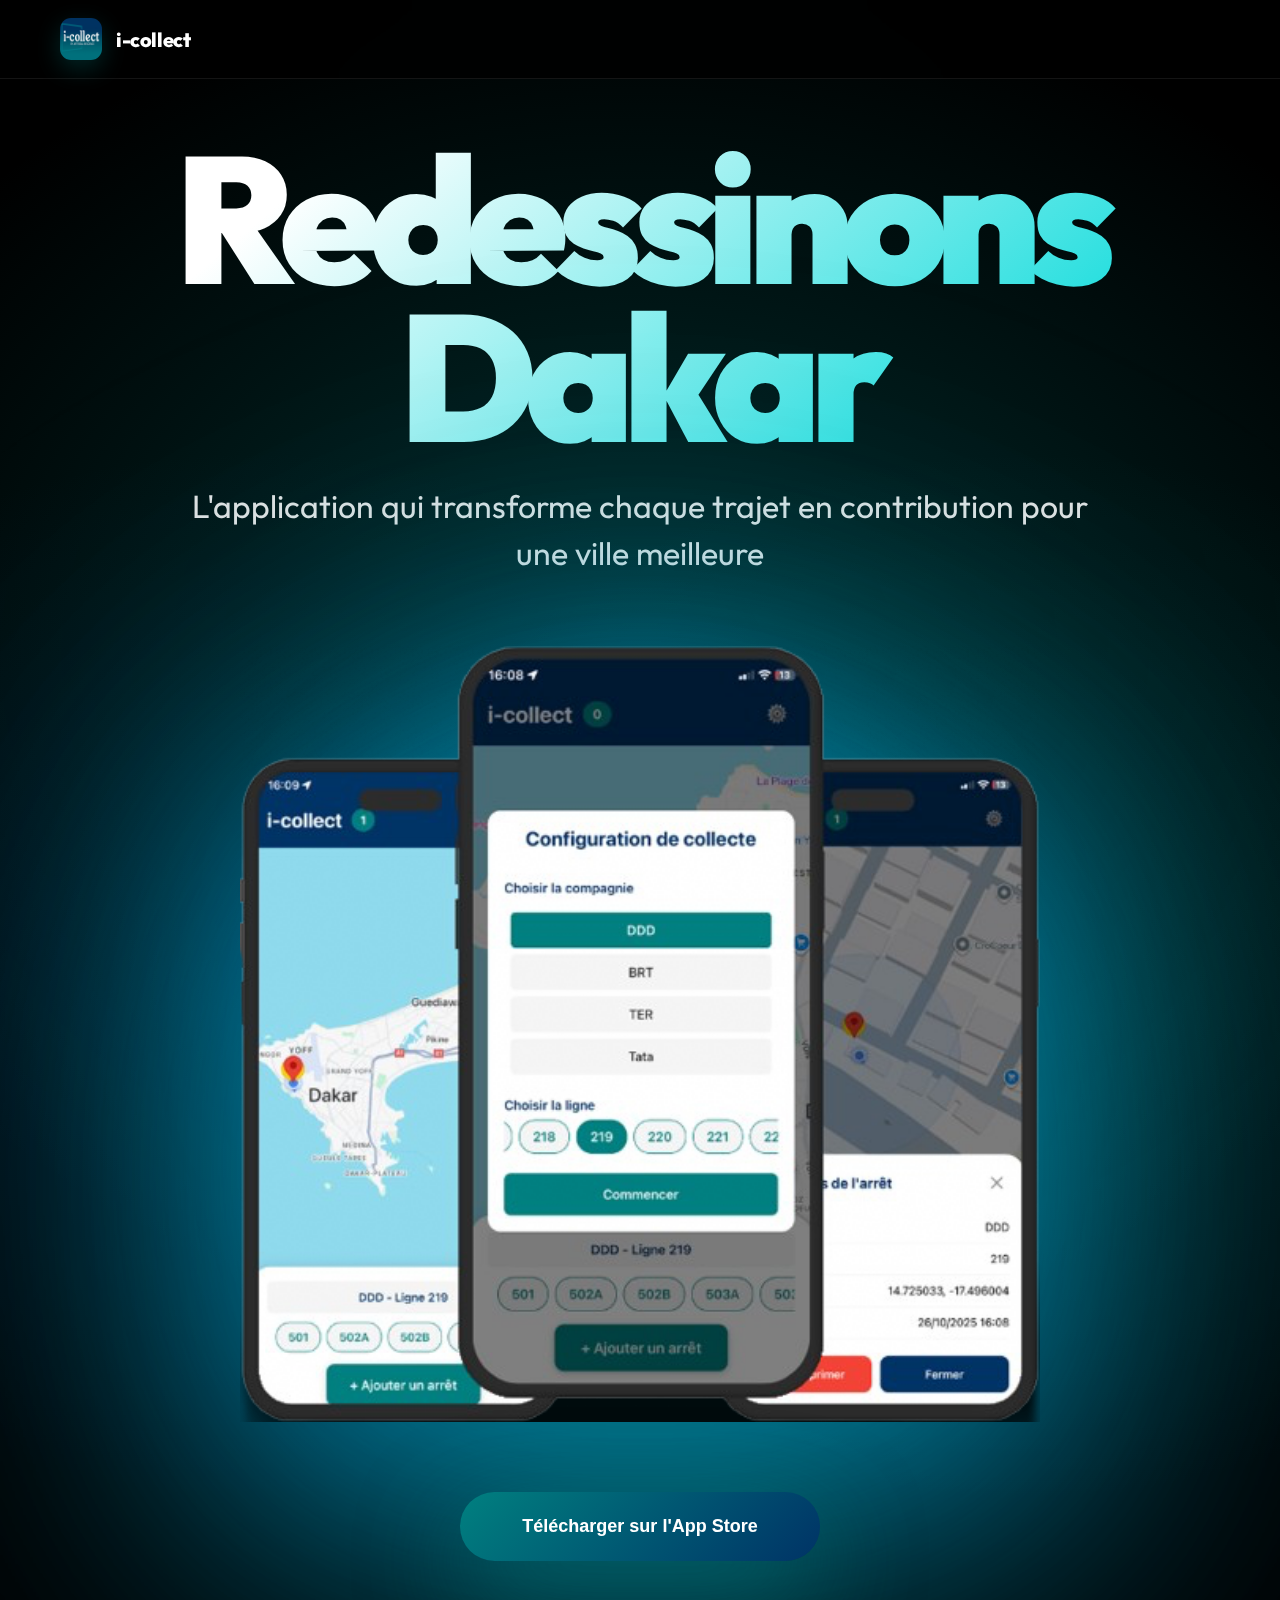
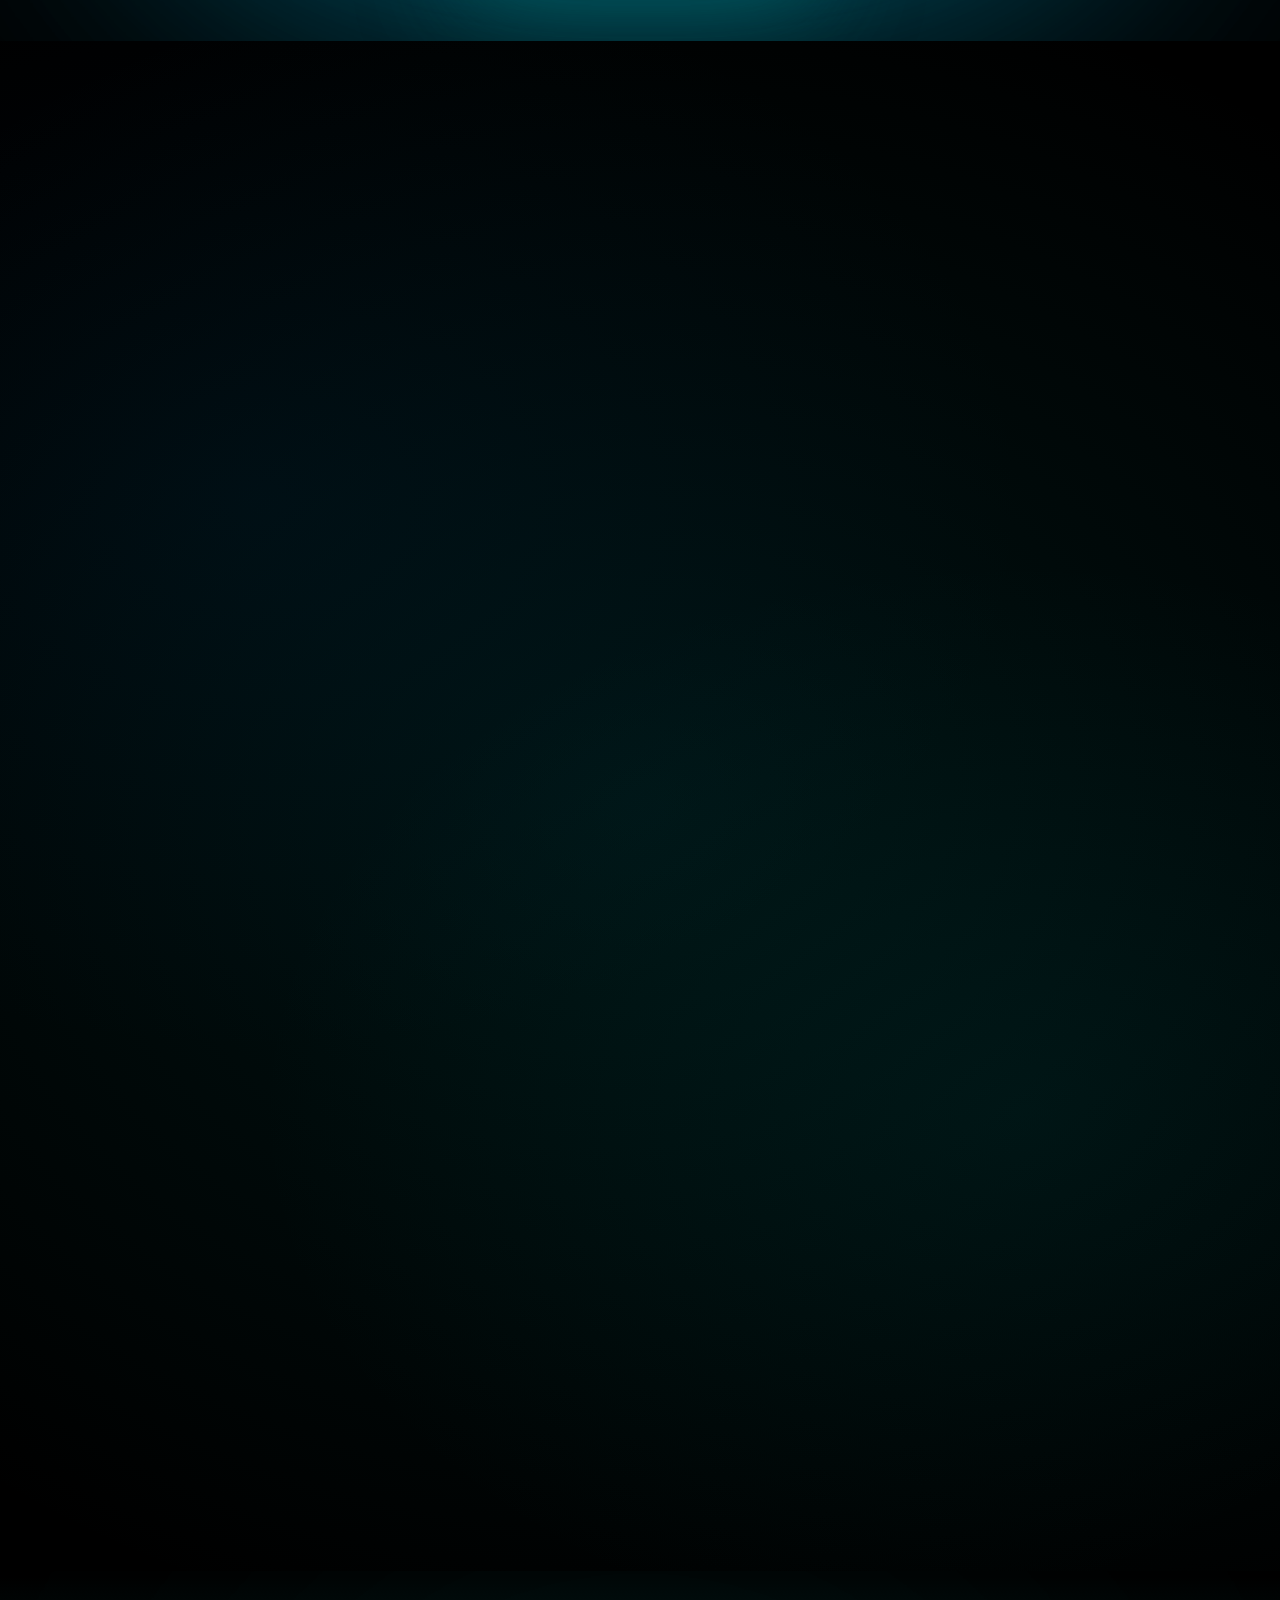
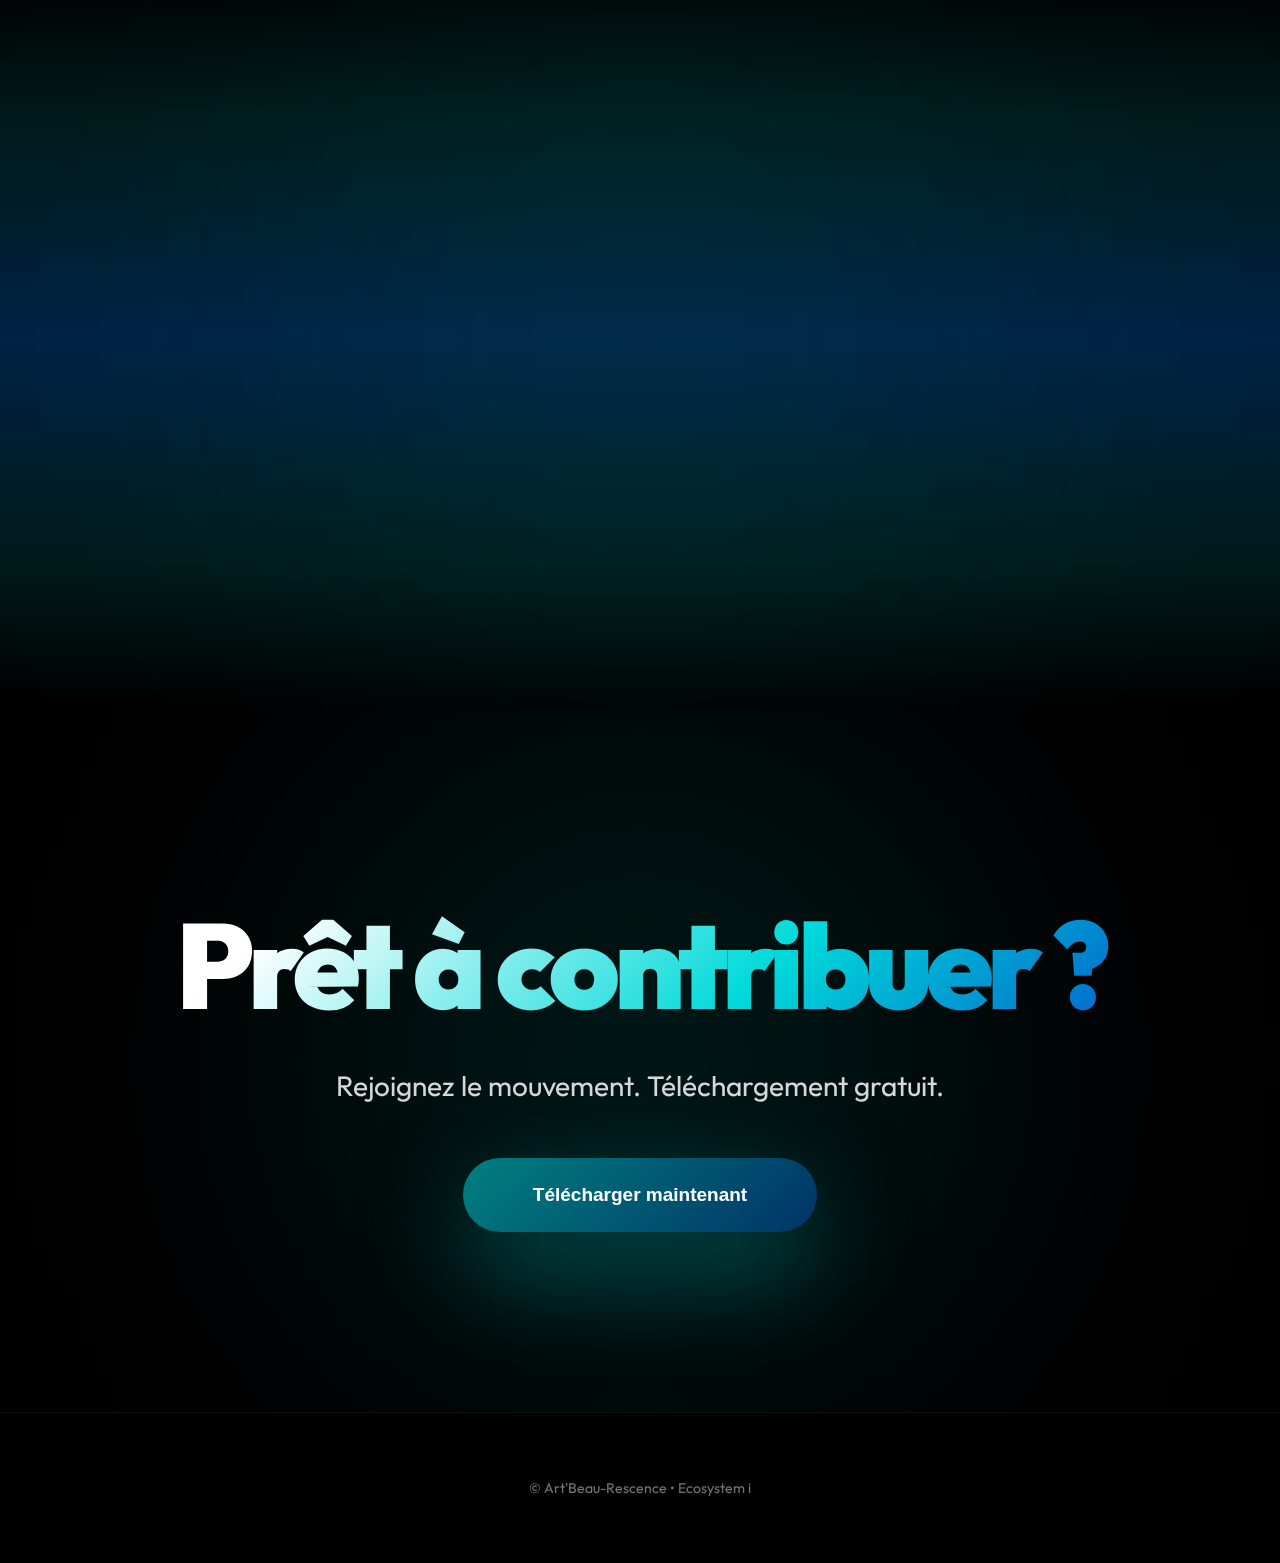
<file: index-ultimate.html>
<!DOCTYPE html>
<html lang="fr">
<head>
    <meta charset="UTF-8">
    <meta name="viewport" content="width=device-width, initial-scale=1.0">
    <title>i-collect — Redessinons Dakar</title>
    <link rel="icon" href="./images/logoi-collect.png">
    <style>
        @import url('https://fonts.googleapis.com/css2?family=Outfit:wght@300;400;500;600;700;800;900&display=swap');
        
        * {
            margin: 0;
            padding: 0;
            box-sizing: border-box;
        }
        
        html {
            scroll-behavior: smooth;
        }
        
        body {
            font-family: 'Outfit', -apple-system, BlinkMacSystemFont, sans-serif;
            background: #000;
            color: #fff;
            overflow-x: hidden;
            -webkit-font-smoothing: antialiased;
        }
        
        /* NAV GLASSMORPHISM */
        nav {
            position: fixed;
            top: 0;
            width: 100%;
            z-index: 1000;
            padding: 18px 60px;
            backdrop-filter: blur(40px) saturate(180%);
            background: rgba(0,0,0,0.75);
            border-bottom: 1px solid rgba(255,255,255,0.08);
            transition: all 0.4s cubic-bezier(0.4, 0, 0.2, 1);
        }
        
        nav.scrolled {
            padding: 12px 60px;
            background: rgba(0,0,0,0.92);
        }
        
        .logo {
            display: flex;
            align-items: center;
            gap: 14px;
            font-weight: 800;
            font-size: 20px;
            letter-spacing: -0.02em;
        }
        
        .logo img {
            width: 42px;
            height: 42px;
            border-radius: 11px;
            box-shadow: 0 8px 24px rgba(0,128,128,0.3);
            transition: all 0.3s;
        }
        
        .logo:hover img {
            transform: scale(1.1) rotate(5deg);
        }
        
        /* HERO CINÉMATIQUE AVEC MOCKUP GÉANT */
        .hero {
            min-height: 120vh;
            display: flex;
            flex-direction: column;
            align-items: center;
            justify-content: center;
            padding: 140px 40px 80px;
            position: relative;
            overflow: hidden;
        }
        
        .hero-bg {
            position: absolute;
            inset: 0;
            background: 
                radial-gradient(ellipse 100% 60% at 50% 40%, rgba(0,128,128,0.35), transparent 70%),
                radial-gradient(ellipse 80% 50% at 20% 60%, rgba(0,51,102,0.25), transparent 65%),
                radial-gradient(ellipse 80% 50% at 80% 60%, rgba(0,128,128,0.2), transparent 65%);
            animation: heroGradient 18s ease-in-out infinite;
        }
        
        @keyframes heroGradient {
            0%, 100% { transform: scale(1) rotate(0deg); opacity: 1; }
            33% { transform: scale(1.15) rotate(2deg); opacity: 0.9; }
            66% { transform: scale(1.08) rotate(-2deg); opacity: 0.95; }
        }
        
        .hero-content {
            text-align: center;
            position: relative;
            z-index: 10;
            max-width: 1600px;
            width: 100%;
        }
        
        .hero-badge {
            display: inline-flex;
            align-items: center;
            gap: 8px;
            padding: 10px 24px;
            background: rgba(255,255,255,0.06);
            backdrop-filter: blur(20px);
            border: 1px solid rgba(255,255,255,0.1);
            border-radius: 50px;
            font-size: 13px;
            font-weight: 600;
            letter-spacing: 0.5px;
            text-transform: uppercase;
            margin-bottom: 32px;
            animation: badgeFadeIn 1s ease-out;
            color: #00d9d9;
        }
        
        @keyframes badgeFadeIn {
            from { opacity: 0; transform: translateY(-20px); }
            to { opacity: 1; transform: translateY(0); }
        }
        
        .hero h1 {
            font-size: clamp(56px, 14vw, 180px);
            font-weight: 900;
            line-height: 0.88;
            letter-spacing: -0.065em;
            margin-bottom: 28px;
            background: linear-gradient(140deg, #ffffff 10%, #00d9d9 45%, #0066cc 80%, #ffffff 100%);
            background-size: 200% 200%;
            -webkit-background-clip: text;
            -webkit-text-fill-color: transparent;
            animation: titleGradient 8s ease-in-out infinite, titleFadeIn 1.2s ease-out 0.2s both;
        }
        
        @keyframes titleGradient {
            0%, 100% { background-position: 0% 50%; }
            50% { background-position: 100% 50%; }
        }
        
        @keyframes titleFadeIn {
            from { opacity: 0; transform: translateY(30px); }
            to { opacity: 1; transform: translateY(0); }
        }
        
        .hero p {
            font-size: clamp(19px, 3.8vw, 32px);
            opacity: 0.88;
            margin: 0 auto 70px;
            max-width: 900px;
            line-height: 1.45;
            font-weight: 400;
            animation: subtitleFadeIn 1.2s ease-out 0.4s both;
        }
        
        @keyframes subtitleFadeIn {
            from { opacity: 0; transform: translateY(25px); }
            to { opacity: 1; transform: translateY(0); }
        }
        
        /* MOCKUP PRINCIPAL ULTRA DOMINANT - 70% */
        .hero-phone-container {
            position: relative;
            width: 100%;
            max-width: 800px;
            margin: 0 auto;
            perspective: 2000px;
            animation: phoneFadeIn 1.4s ease-out 0.6s both;
        }
        
        @keyframes phoneFadeIn {
            from { opacity: 0; transform: scale(0.85) translateY(60px); }
            to { opacity: 1; transform: scale(1) translateY(0); }
        }
        
        .hero-phone {
            width: 100%;
            height: auto;
            display: block;
            filter: drop-shadow(0 80px 200px rgba(0,200,200,0.7))
                    drop-shadow(0 40px 100px rgba(0,100,200,0.5));
            animation: heroPhone3D 12s ease-in-out infinite;
            transform-style: preserve-3d;
            transition: all 0.6s cubic-bezier(0.34, 1.56, 0.64, 1);
        }
        
        @keyframes heroPhone3D {
            0%, 100% { 
                transform: translateY(0) rotateX(0deg) rotateY(0deg) rotateZ(0deg); 
            }
            25% { 
                transform: translateY(-50px) rotateX(3deg) rotateY(-2deg) rotateZ(0.5deg); 
            }
            50% { 
                transform: translateY(-35px) rotateX(-2deg) rotateY(3deg) rotateZ(-0.5deg); 
            }
            75% { 
                transform: translateY(-45px) rotateX(2deg) rotateY(-3deg) rotateZ(0.5deg); 
            }
        }
        
        .hero-phone:hover {
            transform: scale(1.05) rotateX(5deg) rotateY(-5deg);
            filter: drop-shadow(0 100px 250px rgba(0,220,220,0.9))
                    drop-shadow(0 50px 120px rgba(0,120,220,0.7));
        }
        
        /* GLOW ORBITAL AUTOUR DU MOCKUP PRINCIPAL */
        .hero-phone-container::before,
        .hero-phone-container::after {
            content: '';
            position: absolute;
            border-radius: 50%;
            filter: blur(120px);
            z-index: -1;
            animation: orbitalGlow 10s ease-in-out infinite;
        }
        
        .hero-phone-container::before {
            width: 600px;
            height: 600px;
            background: radial-gradient(circle, rgba(0,200,200,0.4), transparent 70%);
            top: 50%;
            left: 50%;
            transform: translate(-50%, -50%);
        }
        
        .hero-phone-container::after {
            width: 500px;
            height: 500px;
            background: radial-gradient(circle, rgba(0,100,200,0.35), transparent 70%);
            top: 50%;
            left: 50%;
            transform: translate(-50%, -50%);
            animation-delay: -5s;
        }
        
        @keyframes orbitalGlow {
            0%, 100% { transform: translate(-50%, -50%) scale(1); opacity: 0.6; }
            50% { transform: translate(-50%, -50%) scale(1.3); opacity: 0.9; }
        }
        
        .hero-cta {
            display: inline-block;
            padding: 24px 62px;
            background: linear-gradient(135deg, #008080 0%, #003366 100%);
            border-radius: 60px;
            font-size: 18px;
            font-weight: 700;
            margin-top: 70px;
            box-shadow: 0 35px 100px rgba(0,128,128,0.6);
            transition: all 0.6s cubic-bezier(0.34, 1.56, 0.64, 1);
            cursor: pointer;
            border: none;
            color: #fff;
            position: relative;
            overflow: hidden;
            animation: ctaFadeIn 1.2s ease-out 0.8s both;
        }
        
        @keyframes ctaFadeIn {
            from { opacity: 0; transform: translateY(30px); }
            to { opacity: 1; transform: translateY(0); }
        }
        
        .hero-cta::before {
            content: '';
            position: absolute;
            inset: 0;
            background: linear-gradient(135deg, #00d9d9 0%, #0088ff 100%);
            opacity: 0;
            transition: opacity 0.5s;
        }
        
        .hero-cta:hover::before {
            opacity: 1;
        }
        
        .hero-cta span {
            position: relative;
            z-index: 1;
        }
        
        .hero-cta:hover {
            transform: translateY(-12px) scale(1.06);
            box-shadow: 0 50px 150px rgba(0,200,200,0.8);
        }
        
        /* SECTION MOSAÏQUE IMMERSIVE */
        .mockups-mosaic-section {
            min-height: 150vh;
            padding: 120px 40px;
            position: relative;
            display: flex;
            align-items: center;
            overflow: hidden;
            background: 
                radial-gradient(ellipse 120% 80% at 50% 50%, rgba(0,128,128,0.15), transparent 70%),
                radial-gradient(ellipse 100% 60% at 20% 30%, rgba(0,51,102,0.12), transparent 60%),
                radial-gradient(ellipse 100% 60% at 80% 70%, rgba(0,128,128,0.1), transparent 60%),
                #000;
        }
        
        .mosaic-container {
            max-width: 1800px;
            margin: 0 auto;
            width: 100%;
            position: relative;
        }
        
        /* GRILLE MOSAÏQUE CRÉATIVE */
        .mosaic-grid {
            display: grid;
            grid-template-columns: repeat(12, 1fr);
            grid-template-rows: repeat(10, 100px);
            gap: 40px;
            position: relative;
        }
        
        /* MOCKUP 1 - GRAND EN HAUT À GAUCHE */
        .mosaic-item-1 {
            grid-column: 1 / 6;
            grid-row: 1 / 6;
            z-index: 4;
        }
        
        /* MOCKUP 2 - MOYEN EN HAUT À DROITE */
        .mosaic-item-2 {
            grid-column: 7 / 11;
            grid-row: 2 / 6;
            z-index: 3;
        }
        
        /* MOCKUP 3 - GRAND AU CENTRE-BAS */
        .mosaic-item-3 {
            grid-column: 3 / 8;
            grid-row: 6 / 11;
            z-index: 5;
        }
        
        /* MOCKUP 4 - MOYEN EN BAS À DROITE */
        .mosaic-item-4 {
            grid-column: 9 / 13;
            grid-row: 7 / 11;
            z-index: 2;
        }
        
        .mosaic-item {
            position: relative;
            opacity: 0;
            transform: scale(0.85) translateY(80px);
            transition: all 1.4s cubic-bezier(0.16, 1, 0.3, 1);
        }
        
        .mosaic-item.revealed {
            opacity: 1;
            transform: scale(1) translateY(0);
        }
        
        .phone-showcase {
            position: relative;
            perspective: 2000px;
            display: flex;
            justify-content: center;
            align-items: center;
            width: 100%;
            height: 100%;
        }
        
        .phone-showcase img {
            width: 100%;
            height: 100%;
            object-fit: contain;
            border-radius: 36px;
            box-shadow: 
                0 80px 200px rgba(0,180,180,0.7),
                0 40px 100px rgba(0,80,160,0.6),
                0 20px 50px rgba(0,50,100,0.4),
                inset 0 1px 0 rgba(255,255,255,0.15);
            transition: all 0.9s cubic-bezier(0.34, 1.56, 0.64, 1);
            transform-style: preserve-3d;
            display: block;
        }
        
        /* ANIMATIONS DIFFÉRENCIÉES PAR MOCKUP */
        .mosaic-item-1 .phone-showcase img {
            animation: mockupFloat1 9s ease-in-out infinite;
        }
        
        .mosaic-item-2 .phone-showcase img {
            animation: mockupFloat2 10s ease-in-out infinite 0.5s;
        }
        
        .mosaic-item-3 .phone-showcase img {
            animation: mockupFloat3 8s ease-in-out infinite 1s;
        }
        
        .mosaic-item-4 .phone-showcase img {
            animation: mockupFloat4 11s ease-in-out infinite 1.5s;
        }
        
        @keyframes mockupFloat1 {
            0%, 100% { 
                transform: translateY(0) rotateY(0deg) rotateX(0deg) rotateZ(0deg); 
            }
            33% { 
                transform: translateY(-25px) rotateY(4deg) rotateX(-3deg) rotateZ(1deg); 
            }
            66% { 
                transform: translateY(-18px) rotateY(-4deg) rotateX(3deg) rotateZ(-1deg); 
            }
        }
        
        @keyframes mockupFloat2 {
            0%, 100% { 
                transform: translateY(0) rotateY(0deg) rotateX(0deg) rotateZ(0deg); 
            }
            33% { 
                transform: translateY(-20px) rotateY(-3deg) rotateX(2deg) rotateZ(-0.5deg); 
            }
            66% { 
                transform: translateY(-28px) rotateY(3deg) rotateX(-2deg) rotateZ(0.5deg); 
            }
        }
        
        @keyframes mockupFloat3 {
            0%, 100% { 
                transform: translateY(0) rotateY(0deg) rotateX(0deg) rotateZ(0deg); 
            }
            33% { 
                transform: translateY(-22px) rotateY(5deg) rotateX(-2deg) rotateZ(0.8deg); 
            }
            66% { 
                transform: translateY(-30px) rotateY(-5deg) rotateX(2deg) rotateZ(-0.8deg); 
            }
        }
        
        @keyframes mockupFloat4 {
            0%, 100% { 
                transform: translateY(0) rotateY(0deg) rotateX(0deg) rotateZ(0deg); 
            }
            33% { 
                transform: translateY(-18px) rotateY(-4deg) rotateX(3deg) rotateZ(-0.6deg); 
            }
            66% { 
                transform: translateY(-24px) rotateY(4deg) rotateX(-3deg) rotateZ(0.6deg); 
            }
        }
        
        .phone-showcase img:hover {
            transform: scale(1.15) rotateY(15deg) rotateX(-8deg) rotateZ(2deg) !important;
            box-shadow: 
                0 120px 300px rgba(0,240,240,1),
                0 60px 140px rgba(0,120,200,0.9),
                0 30px 70px rgba(0,80,160,0.6);
            filter: brightness(1.15) saturate(1.2);
            animation: none;
            z-index: 100;
        }
        
        /* GLOW ARTISTIQUE AUTOUR DES MOCKUPS */
        .phone-showcase::before {
            content: '';
            position: absolute;
            inset: -60%;
            background: radial-gradient(circle, rgba(0,220,220,0.4), rgba(0,100,200,0.3) 40%, transparent 70%);
            filter: blur(120px);
            z-index: -1;
            animation: showcaseGlow 10s ease-in-out infinite;
        }
        
        .phone-showcase::after {
            content: '';
            position: absolute;
            inset: -40%;
            background: radial-gradient(circle, rgba(0,150,255,0.35), transparent 60%);
            filter: blur(90px);
            z-index: -1;
            animation: showcaseGlow 12s ease-in-out infinite reverse;
        }
        
        /* GLOWS DIFFÉRENCIÉS PAR POSITION */
        .mosaic-item-1 .phone-showcase::before {
            animation: showcaseGlow1 12s ease-in-out infinite;
        }
        
        .mosaic-item-2 .phone-showcase::before {
            animation: showcaseGlow2 10s ease-in-out infinite;
        }
        
        .mosaic-item-3 .phone-showcase::before {
            animation: showcaseGlow3 14s ease-in-out infinite;
        }
        
        .mosaic-item-4 .phone-showcase::before {
            animation: showcaseGlow4 11s ease-in-out infinite;
        }
        
        @keyframes showcaseGlow1 {
            0%, 100% { opacity: 0.6; transform: scale(1) rotate(0deg); }
            50% { opacity: 1; transform: scale(1.4) rotate(15deg); }
        }
        
        @keyframes showcaseGlow2 {
            0%, 100% { opacity: 0.5; transform: scale(1) rotate(0deg); }
            50% { opacity: 0.95; transform: scale(1.3) rotate(-12deg); }
        }
        
        @keyframes showcaseGlow3 {
            0%, 100% { opacity: 0.65; transform: scale(1) rotate(0deg); }
            50% { opacity: 1; transform: scale(1.5) rotate(18deg); }
        }
        
        @keyframes showcaseGlow4 {
            0%, 100% { opacity: 0.55; transform: scale(1) rotate(0deg); }
            50% { opacity: 0.9; transform: scale(1.35) rotate(-10deg); }
        }
        
        /* FEATURES SECTION ULTRA MINIMALISTE - TITRE SEUL */
        .features {
            padding: 180px 40px;
            background: 
                linear-gradient(180deg, #000 0%, #001a1a 20%, #002244 50%, #001a1a 80%, #000 100%);
            text-align: center;
            position: relative;
            overflow: hidden;
        }
        
        .features::before {
            content: '';
            position: absolute;
            top: 50%;
            left: 50%;
            width: 1200px;
            height: 1200px;
            background: radial-gradient(circle, rgba(0,128,128,0.15), transparent 70%);
            filter: blur(150px);
            transform: translate(-50%, -50%);
            animation: featuresBgPulse 12s ease-in-out infinite;
        }
        
        @keyframes featuresBgPulse {
            0%, 100% { opacity: 0.5; transform: translate(-50%, -50%) scale(1); }
            50% { opacity: 0.8; transform: translate(-50%, -50%) scale(1.2); }
        }
        
        .features h2 {
            font-size: clamp(54px, 10vw, 120px);
            font-weight: 900;
            letter-spacing: -0.05em;
            line-height: 1.05;
            position: relative;
            z-index: 1;
            background: linear-gradient(135deg, #ffffff 10%, #00d9d9 50%, #0066cc 90%);
            -webkit-background-clip: text;
            -webkit-text-fill-color: transparent;
        }
        
        /* CTA FINALE EXPLOSIVE */
        .final-cta {
            padding: 180px 40px;
            text-align: center;
            background: #000;
            position: relative;
            overflow: hidden;
        }
        
        .final-cta::before {
            content: '';
            position: absolute;
            top: 50%;
            left: 50%;
            width: 1000px;
            height: 1000px;
            background: radial-gradient(circle, rgba(0,128,128,0.25), transparent 70%);
            filter: blur(140px);
            transform: translate(-50%, -50%);
            animation: ctaBgPulse 10s ease-in-out infinite;
        }
        
        @keyframes ctaBgPulse {
            0%, 100% { opacity: 0.4; transform: translate(-50%, -50%) scale(1); }
            50% { opacity: 0.7; transform: translate(-50%, -50%) scale(1.3); }
        }
        
        .final-cta h2 {
            font-size: clamp(48px, 10vw, 120px);
            font-weight: 900;
            letter-spacing: -0.05em;
            margin-bottom: 28px;
            position: relative;
            z-index: 1;
            background: linear-gradient(135deg, #ffffff 20%, #00d9d9 60%, #0066cc 90%);
            -webkit-background-clip: text;
            -webkit-text-fill-color: transparent;
        }
        
        .final-cta p {
            font-size: clamp(19px, 3.8vw, 28px);
            opacity: 0.84;
            margin-bottom: 55px;
            position: relative;
            z-index: 1;
        }
        
        .final-cta button {
            padding: 26px 70px;
            background: linear-gradient(135deg, #008080 0%, #003366 100%);
            border: none;
            border-radius: 60px;
            font-size: 19px;
            font-weight: 700;
            color: #fff;
            cursor: pointer;
            box-shadow: 0 40px 100px rgba(0,128,128,0.6);
            transition: all 0.7s cubic-bezier(0.34, 1.56, 0.64, 1);
            position: relative;
            z-index: 1;
            overflow: hidden;
        }
        
        .final-cta button::before {
            content: '';
            position: absolute;
            inset: 0;
            background: linear-gradient(135deg, #00d9d9 0%, #0088ff 100%);
            opacity: 0;
            transition: opacity 0.5s;
        }
        
        .final-cta button:hover::before {
            opacity: 1;
        }
        
        .final-cta button span {
            position: relative;
            z-index: 1;
        }
        
        .final-cta button:hover {
            transform: translateY(-14px) scale(1.08);
            box-shadow: 0 60px 160px rgba(0,200,200,0.9);
        }
        
        /* FOOTER */
        footer {
            padding: 60px 40px;
            text-align: center;
            border-top: 1px solid rgba(255,255,255,0.06);
            background: #000;
        }
        
        footer p {
            opacity: 0.45;
            font-size: 14px;
            margin: 6px 0;
        }
        
        /* RESPONSIVE ULTRA SOIGNÉ */
        @media (max-width: 1400px) {
            .mosaic-grid {
                grid-template-columns: repeat(8, 1fr);
                grid-template-rows: repeat(12, 80px);
                gap: 30px;
            }
            
            .mosaic-item-1 {
                grid-column: 1 / 5;
                grid-row: 1 / 5;
            }
            
            .mosaic-item-2 {
                grid-column: 5 / 9;
                grid-row: 1 / 5;
            }
            
            .mosaic-item-3 {
                grid-column: 1 / 5;
                grid-row: 6 / 10;
            }
            
            .mosaic-item-4 {
                grid-column: 5 / 9;
                grid-row: 6 / 10;
            }
        }
        
        @media (max-width: 1200px) {
            .mosaic-grid {
                display: flex;
                flex-direction: column;
                gap: 80px;
            }
            
            .mosaic-item {
                width: 100%;
                max-width: 500px;
                margin: 0 auto;
            }
            
            .phone-showcase {
                height: auto;
            }
        }
        
        @media (max-width: 768px) {
            nav {
                padding: 14px 24px;
            }
            
            .hero {
                padding: 120px 20px 60px;
                min-height: 100vh;
            }
            
            .hero-phone-container {
                max-width: 90%;
            }
            
            .hero-cta {
                padding: 20px 50px;
                font-size: 16px;
                margin-top: 50px;
            }
            
            .immersive-section {
                padding: 80px 20px;
            }
            
            .phone-showcase img {
                max-width: 90%;
            }
            
            .features {
                padding: 100px 20px;
            }
            
            .final-cta {
                padding: 120px 20px;
            }
            
            .final-cta button {
                padding: 22px 55px;
                font-size: 17px;
            }
        }
        
        @media (max-width: 480px) {
            .logo {
                font-size: 17px;
            }
            
            .logo img {
                width: 36px;
                height: 36px;
            }
            
            .hero-badge {
                font-size: 11px;
                padding: 8px 18px;
            }
        }
        
        /* ANIMATIONS SCROLL BASÉES SUR INTERSECTION OBSERVER */
        .reveal-element {
            opacity: 0;
            transform: translateY(60px);
            transition: all 1.2s cubic-bezier(0.16, 1, 0.3, 1);
        }
        
        .reveal-element.revealed {
            opacity: 1;
            transform: translateY(0);
        }
    </style>
</head>
<body>
    <nav id="navbar">
        <div class="logo">
            <img src="./images/logoi-collect.png" alt="i-collect">
            <span>i-collect</span>
        </div>
    </nav>
    
    <section class="hero">
        <div class="hero-bg"></div>
        <div class="hero-content">
            <h1>Redessinons<br>Dakar</h1>
            <p>L'application qui transforme chaque trajet en contribution pour une ville meilleure</p>
            <div class="hero-phone-container">
                <img src="./images/mockupprincipal.png" alt="i-collect App" class="hero-phone">
            </div>
            <button class="hero-cta" onclick="window.open('https://apps.apple.com/app/i-collect/id6754554865')">
                <span>Télécharger sur l'App Store</span>
            </button>
        </div>
    </section>
    
    <section class="mockups-mosaic-section">
        <div class="mosaic-container">
            <div class="mosaic-grid">
                <div class="mosaic-item mosaic-item-1">
                    <div class="phone-showcase">
                        <img src="./images/mockup1.png" alt="i-collect mockup 1">
                    </div>
                </div>
                
                <div class="mosaic-item mosaic-item-2">
                    <div class="phone-showcase">
                        <img src="./images/mockup2.png" alt="i-collect mockup 2">
                    </div>
                </div>
                
                <div class="mosaic-item mosaic-item-3">
                    <div class="phone-showcase">
                        <img src="./images/mockup3.png" alt="i-collect mockup 3">
                    </div>
                </div>
                
                <div class="mosaic-item mosaic-item-4">
                    <div class="phone-showcase">
                        <img src="./images/mockup4.png" alt="i-collect mockup 4">
                    </div>
                </div>
            </div>
        </div>
    </section>
    
    <section class="features">
        <h2 class="reveal-element">Simple.<br>Puissant.<br>Gratuit.</h2>
    </section>
    
    <section class="final-cta">
        <h2>Prêt à contribuer ?</h2>
        <p>Rejoignez le mouvement. Téléchargement gratuit.</p>
        <button onclick="window.open('https://apps.apple.com/app/i-collect/id6754554865')">
            <span>Télécharger maintenant</span>
        </button>
    </section>
    
    <footer>
        <p>© Art'Beau-Rescence • Ecosystem i</p>
    </footer>
    
    <script>
        // NAV SCROLL EFFECT
        const navbar = document.getElementById('navbar');
        window.addEventListener('scroll', () => {
            if (window.scrollY > 100) {
                navbar.classList.add('scrolled');
            } else {
                navbar.classList.remove('scrolled');
            }
        });
        
        // INTERSECTION OBSERVER POUR RÉVÉLATIONS PROGRESSIVES
        const observerOptions = {
            threshold: 0.15,
            rootMargin: '0px 0px -100px 0px'
        };
        
        const observer = new IntersectionObserver((entries) => {
            entries.forEach((entry, index) => {
                if (entry.isIntersecting) {
                    setTimeout(() => {
                        entry.target.classList.add('revealed');
                    }, index * 100);
                }
            });
        }, observerOptions);
        
        // OBSERVER TOUS LES ÉLÉMENTS AVEC LA CLASSE reveal-element
        document.querySelectorAll('.reveal-element').forEach(el => {
            observer.observe(el);
        });
        
        // OBSERVER MOSAIC ITEMS
        document.querySelectorAll('.mosaic-item').forEach(el => {
            observer.observe(el);
        });
        
        // PARALLAX LÉGER SUR SCROLL POUR LES MOCKUPS - DÉSACTIVÉ POUR ÉVITER CONFLITS
        // let ticking = false;
        // 
        // window.addEventListener('scroll', () => {
        //     if (!ticking) {
        //         window.requestAnimationFrame(() => {
        //             const scrolled = window.pageYOffset;
        //             const phones = document.querySelectorAll('.phone-showcase img');
        //             
        //             phones.forEach((phone, index) => {
        //                 const speed = 0.3 + (index * 0.1);
        //                 const yPos = -(scrolled * speed);
        //                 phone.style.transform = `translateY(${yPos}px)`;
        //             });
        //             
        //             ticking = false;
        //         });
        //         
        //         ticking = true;
        //     }
        // });
    </script>
</body>
</html>
</file>
<file: css/styles-premium.css>
/* ========================================
   PREMIUM APPLE-STYLE SHOWCASE - i-collect
   Ultra-immersive, captivating design
   ======================================== */

/* Import SF Pro Display */
@import url('https://fonts.googleapis.com/css2?family=Inter:wght@300;400;500;600;700;800;900&display=swap');

:root {
    /* Colors - Palette i-collect */
    --primary-teal: #008080;
    --primary-teal-rgb: 0, 128, 128;
    --secondary-navy: #003366;
    --secondary-navy-rgb: 0, 51, 102;
    --white: #ffffff;
    --black: #000000;
    
    /* Grays - Apple-like */
    --gray-50: #fafafa;
    --gray-100: #f5f5f7;
    --gray-200: #e8e8ed;
    --gray-300: #d2d2d7;
    --gray-400: #b0b0b5;
    --gray-500: #86868b;
    --gray-600: #6e6e73;
    --gray-700: #515154;
    --gray-800: #1d1d1f;
    --gray-900: #000000;
    
    /* Gradients */
    --gradient-primary: linear-gradient(135deg, #008080 0%, #006666 50%, #003366 100%);
    --gradient-mesh: 
        radial-gradient(at 0% 0%, rgba(0, 128, 128, 0.2) 0px, transparent 50%),
        radial-gradient(at 100% 0%, rgba(0, 51, 102, 0.15) 0px, transparent 50%),
        radial-gradient(at 100% 100%, rgba(0, 128, 128, 0.1) 0px, transparent 50%),
        radial-gradient(at 0% 100%, rgba(0, 51, 102, 0.2) 0px, transparent 50%);
    
    /* Glass effect */
    --glass-bg: rgba(255, 255, 255, 0.7);
    --glass-border: rgba(255, 255, 255, 0.18);
    --glass-shadow: 0 8px 32px 0 rgba(0, 0, 0, 0.08);
    
    /* Spacing */
    --section-padding: 160px;
    --container-max: 1280px;
    
    /* Typography */
    --font-display: 'Inter', -apple-system, BlinkMacSystemFont, 'SF Pro Display', sans-serif;
    
    /* Transitions */
    --ease-smooth: cubic-bezier(0.4, 0, 0.2, 1);
    --ease-spring: cubic-bezier(0.68, -0.55, 0.265, 1.55);
    --ease-out: cubic-bezier(0, 0, 0.2, 1);
    --ease-in-out: cubic-bezier(0.65, 0, 0.35, 1);
    
    /* Shadows - Premium */
    --shadow-xs: 0 1px 2px rgba(0, 0, 0, 0.04);
    --shadow-sm: 0 2px 8px rgba(0, 0, 0, 0.04), 0 1px 3px rgba(0, 0, 0, 0.06);
    --shadow-md: 0 4px 16px rgba(0, 0, 0, 0.06), 0 2px 8px rgba(0, 0, 0, 0.08);
    --shadow-lg: 0 12px 40px rgba(0, 51, 102, 0.12), 0 8px 24px rgba(0, 0, 0, 0.08);
    --shadow-xl: 0 24px 64px rgba(0, 128, 128, 0.2), 0 16px 40px rgba(0, 0, 0, 0.12);
    --shadow-2xl: 0 40px 100px rgba(0, 0, 0, 0.25);
}

/* ========================================
   RESET & BASE
   ======================================== */
*, *::before, *::after {
    margin: 0;
    padding: 0;
    box-sizing: border-box;
}

html {
    scroll-behavior: smooth;
    overflow-x: hidden;
    -webkit-font-smoothing: antialiased;
    -moz-osx-font-smoothing: grayscale;
    text-rendering: optimizeLegibility;
}

body {
    font-family: var(--font-display);
    background: var(--white);
    color: var(--gray-800);
    line-height: 1.6;
    overflow-x: hidden;
    position: relative;
}

/* Premium scrollbar */
::-webkit-scrollbar {
    width: 12px;
}

::-webkit-scrollbar-track {
    background: var(--gray-100);
}

::-webkit-scrollbar-thumb {
    background: linear-gradient(180deg, var(--primary-teal), var(--secondary-navy));
    border-radius: 10px;
    border: 3px solid var(--gray-100);
}

::-webkit-scrollbar-thumb:hover {
    background: var(--primary-teal);
}

/* Selection */
::selection {
    background: rgba(var(--primary-teal-rgb), 0.2);
    color: var(--secondary-navy);
}

img {
    max-width: 100%;
    height: auto;
    display: block;
}

a {
    text-decoration: none;
    color: inherit;
}

.container {
    max-width: var(--container-max);
    margin: 0 auto;
    padding: 0 40px;
}

/* ========================================
   NAVIGATION - Ultra-premium
   ======================================== */
.navbar {
    position: fixed;
    top: 0;
    left: 0;
    right: 0;
    z-index: 9999;
    background: var(--glass-bg);
    backdrop-filter: blur(40px) saturate(180%);
    -webkit-backdrop-filter: blur(40px) saturate(180%);
    border-bottom: 1px solid var(--glass-border);
    transition: all 0.4s var(--ease-out);
}

.navbar.scrolled {
    background: rgba(255, 255, 255, 0.85);
    box-shadow: var(--shadow-sm);
}

.nav-container {
    max-width: var(--container-max);
    margin: 0 auto;
    padding: 20px 40px;
    display: flex;
    align-items: center;
    justify-content: space-between;
}

.nav-logo {
    display: flex;
    align-items: center;
    gap: 14px;
    font-size: 22px;
    font-weight: 700;
    color: var(--gray-800);
    letter-spacing: -0.02em;
}

.nav-logo img {
    width: 44px;
    height: 44px;
    border-radius: 12px;
    box-shadow: var(--shadow-md);
    transition: transform 0.3s var(--ease-spring);
}

.nav-logo:hover img {
    transform: rotate(-5deg) scale(1.05);
}

.nav-menu {
    display: flex;
    gap: 48px;
    align-items: center;
    list-style: none;
}

.nav-menu a {
    font-size: 16px;
    font-weight: 500;
    color: var(--gray-600);
    position: relative;
    padding: 8px 0;
    transition: color 0.3s var(--ease-out);
}

.nav-menu a::before {
    content: '';
    position: absolute;
    bottom: 0;
    left: 50%;
    transform: translateX(-50%);
    width: 0;
    height: 2px;
    background: var(--gradient-primary);
    transition: width 0.3s var(--ease-out);
    border-radius: 2px;
}

.nav-menu a:hover {
    color: var(--primary-teal);
}

.nav-menu a:hover::before {
    width: 100%;
}

.nav-cta {
    background: var(--gradient-primary);
    color: var(--white) !important;
    padding: 12px 28px !important;
    border-radius: 100px;
    font-weight: 600;
    box-shadow: var(--shadow-md);
    position: relative;
    overflow: hidden;
}

.nav-cta::before {
    content: '';
    position: absolute;
    top: 50%;
    left: 50%;
    width: 0;
    height: 0;
    background: rgba(255, 255, 255, 0.3);
    border-radius: 50%;
    transform: translate(-50%, -50%);
    transition: width 0.6s, height 0.6s;
}

.nav-cta:hover::before {
    width: 300px;
    height: 300px;
}

.nav-cta:hover {
    transform: translateY(-2px);
    box-shadow: var(--shadow-lg);
}

.hamburger {
    display: none;
}

/* ========================================
   HERO - Ultra-immersive
   ======================================== */
.hero {
    min-height: 100vh;
    display: flex;
    align-items: center;
    justify-content: center;
    position: relative;
    padding-top: 100px;
    overflow: hidden;
    background: var(--white);
}

/* Animated mesh gradient background */
.hero::before {
    content: '';
    position: absolute;
    inset: 0;
    background: var(--gradient-mesh);
    animation: meshMove 20s ease-in-out infinite;
    opacity: 0.6;
}

@keyframes meshMove {
    0%, 100% { transform: translate(0, 0) scale(1); }
    33% { transform: translate(30px, -50px) scale(1.1); }
    66% { transform: translate(-20px, 20px) scale(0.9); }
}

/* Floating particles */
.hero::after {
    content: '';
    position: absolute;
    inset: 0;
    background-image: 
        radial-gradient(circle at 20% 30%, rgba(0, 128, 128, 0.05) 1px, transparent 1px),
        radial-gradient(circle at 80% 70%, rgba(0, 51, 102, 0.05) 1px, transparent 1px),
        radial-gradient(circle at 40% 80%, rgba(0, 128, 128, 0.03) 1px, transparent 1px);
    background-size: 50px 50px, 80px 80px, 100px 100px;
    animation: particlesFloat 30s linear infinite;
    pointer-events: none;
}

@keyframes particlesFloat {
    0% { transform: translateY(0); }
    100% { transform: translateY(-100px); }
}

.hero-content {
    max-width: var(--container-max);
    margin: 0 auto;
    padding: 0 40px;
    display: grid;
    grid-template-columns: 1.1fr 0.9fr;
    gap: 100px;
    align-items: center;
    position: relative;
    z-index: 1;
}

.hero-text {
    animation: heroTextReveal 1.2s var(--ease-out) backwards;
}

@keyframes heroTextReveal {
    from {
        opacity: 0;
        transform: translateY(60px);
    }
    to {
        opacity: 1;
        transform: translateY(0);
    }
}

/* Premium badge */
.hero-badge {
    display: inline-flex;
    align-items: center;
    gap: 8px;
    background: var(--glass-bg);
    backdrop-filter: blur(20px);
    border: 1px solid var(--glass-border);
    padding: 10px 20px;
    border-radius: 100px;
    font-size: 14px;
    font-weight: 600;
    color: var(--primary-teal);
    margin-bottom: 32px;
    box-shadow: var(--shadow-sm);
    animation: badgePulse 2s ease-in-out infinite;
}

@keyframes badgePulse {
    0%, 100% { transform: scale(1); }
    50% { transform: scale(1.05); }
}

.hero-badge::before {
    content: '✨';
    font-size: 16px;
    animation: rotate 4s linear infinite;
}

@keyframes rotate {
    from { transform: rotate(0deg); }
    to { transform: rotate(360deg); }
}

.hero-title {
    font-size: clamp(56px, 8vw, 96px);
    font-weight: 900;
    line-height: 1.05;
    margin-bottom: 32px;
    letter-spacing: -0.04em;
    position: relative;
}

.hero-title span {
    display: block;
    background: var(--gradient-primary);
    -webkit-background-clip: text;
    -webkit-text-fill-color: transparent;
    background-clip: text;
    background-size: 200% 200%;
    animation: gradientShift 8s ease infinite;
    opacity: 0;
    transform: translateY(40px) rotateX(-15deg);
    animation: titleReveal 0.8s var(--ease-out) forwards;
}

.hero-title span:nth-child(1) { animation-delay: 0.1s; }
.hero-title span:nth-child(2) { animation-delay: 0.2s; }
.hero-title span:nth-child(3) { animation-delay: 0.3s; }

@keyframes titleReveal {
    to {
        opacity: 1;
        transform: translateY(0) rotateX(0);
    }
}

@keyframes gradientShift {
    0%, 100% { background-position: 0% 50%; }
    50% { background-position: 100% 50%; }
}

.hero-subtitle {
    font-size: 22px;
    line-height: 1.7;
    color: var(--gray-600);
    margin-bottom: 48px;
    max-width: 560px;
    font-weight: 400;
}

.hero-cta {
    display: flex;
    gap: 20px;
    margin-bottom: 80px;
    flex-wrap: wrap;
}

/* Premium buttons */
.btn {
    display: inline-flex;
    align-items: center;
    justify-content: center;
    gap: 12px;
    padding: 18px 40px;
    border-radius: 100px;
    font-size: 17px;
    font-weight: 600;
    cursor: pointer;
    transition: all 0.4s var(--ease-out);
    border: none;
    position: relative;
    overflow: hidden;
}

.btn-primary {
    background: var(--gradient-primary);
    color: var(--white);
    box-shadow: var(--shadow-lg);
}

.btn-primary::before {
    content: '';
    position: absolute;
    top: 0;
    left: -100%;
    width: 100%;
    height: 100%;
    background: linear-gradient(90deg, transparent, rgba(255, 255, 255, 0.3), transparent);
    transition: left 0.7s;
}

.btn-primary:hover::before {
    left: 100%;
}

.btn-primary:hover {
    transform: translateY(-4px) scale(1.02);
    box-shadow: var(--shadow-xl);
}

.btn-secondary {
    background: var(--white);
    color: var(--gray-800);
    border: 2px solid var(--gray-300);
    box-shadow: var(--shadow-sm);
}

.btn-secondary:hover {
    border-color: var(--primary-teal);
    color: var(--primary-teal);
    transform: translateY(-2px);
    box-shadow: var(--shadow-md);
}

/* Premium stats with glassmorphism */
.hero-stats {
    display: flex;
    gap: 60px;
}

.stat {
    position: relative;
}

.stat-number {
    font-size: 48px;
    font-weight: 900;
    background: var(--gradient-primary);
    -webkit-background-clip: text;
    -webkit-text-fill-color: transparent;
    background-clip: text;
    display: block;
    line-height: 1;
    margin-bottom: 8px;
    letter-spacing: -0.02em;
}

.stat-label {
    font-size: 13px;
    color: var(--gray-500);
    text-transform: uppercase;
    letter-spacing: 0.1em;
    font-weight: 600;
}

/* Hero visual with 3D effect */
.hero-visual {
    position: relative;
    display: flex;
    justify-content: center;
    align-items: center;
    perspective: 1500px;
}

.phone-mockup {
    position: relative;
    transform-style: preserve-3d;
    animation: float3D 6s ease-in-out infinite;
}

@keyframes float3D {
    0%, 100% {
        transform: translateY(0) rotateY(-10deg) rotateX(5deg);
    }
    50% {
        transform: translateY(-30px) rotateY(10deg) rotateX(-5deg);
    }
}

.phone-mockup img {
    filter: drop-shadow(var(--shadow-2xl));
    transition: transform 0.3s var(--ease-out);
}

.phone-mockup:hover img {
    transform: scale(1.05);
}

/* Glow effect behind phone */
.phone-mockup::before {
    content: '';
    position: absolute;
    inset: -20%;
    background: radial-gradient(circle, rgba(var(--primary-teal-rgb), 0.3), transparent 70%);
    filter: blur(80px);
    animation: glowPulse 4s ease-in-out infinite;
    z-index: -1;
}

@keyframes glowPulse {
    0%, 100% {
        opacity: 0.5;
        transform: scale(1);
    }
    50% {
        opacity: 0.8;
        transform: scale(1.1);
    }
}

/* Scroll indicator - minimal & elegant */
.scroll-indicator {
    position: absolute;
    bottom: 60px;
    left: 50%;
    transform: translateX(-50%);
    font-size: 13px;
    color: var(--gray-500);
    text-align: center;
    animation: bounce 2s infinite;
}

.scroll-indicator::after {
    content: '↓';
    display: block;
    margin-top: 8px;
    font-size: 20px;
}

@keyframes bounce {
    0%, 20%, 50%, 80%, 100% {
        transform: translateX(-50%) translateY(0);
    }
    40% {
        transform: translateX(-50%) translateY(-15px);
    }
    60% {
        transform: translateX(-50%) translateY(-8px);
    }
}

/* Continue in next part... */

/* ========================================
   FEATURES - Premium Cards
   ======================================== */
.features {
    padding: var(--section-padding) 0;
    background: linear-gradient(180deg, var(--white) 0%, var(--gray-50) 100%);
    position: relative;
}

.section-title {
    font-size: clamp(48px, 6vw, 72px);
    font-weight: 900;
    text-align: center;
    margin-bottom: 20px;
    background: var(--gradient-primary);
    -webkit-background-clip: text;
    -webkit-text-fill-color: transparent;
    background-clip: text;
    letter-spacing: -0.03em;
    line-height: 1.1;
}

.section-subtitle {
    text-align: center;
    font-size: 20px;
    color: var(--gray-600);
    margin-bottom: 100px;
    max-width: 680px;
    margin-left: auto;
    margin-right: auto;
    font-weight: 400;
    line-height: 1.6;
}

.features-grid {
    display: grid;
    grid-template-columns: repeat(3, 1fr);
    gap: 32px;
    margin-bottom: 80px;
}

.feature-card {
    background: var(--glass-bg);
    backdrop-filter: blur(20px);
    border: 1px solid var(--glass-border);
    padding: 48px;
    border-radius: 32px;
    transition: all 0.5s var(--ease-out);
    position: relative;
    overflow: hidden;
    transform-style: preserve-3d;
}

.feature-card::before {
    content: '';
    position: absolute;
    top: 0;
    left: 0;
    right: 0;
    height: 4px;
    background: var(--gradient-primary);
    transform: scaleX(0);
    transform-origin: left;
    transition: transform 0.5s var(--ease-out);
}

.feature-card:hover::before {
    transform: scaleX(1);
}

.feature-card:hover {
    transform: translateY(-12px) rotateX(5deg);
    box-shadow: var(--shadow-xl);
    border-color: rgba(var(--primary-teal-rgb), 0.3);
}

.feature-icon {
    width: 88px;
    height: 88px;
    background: linear-gradient(135deg, rgba(var(--primary-teal-rgb), 0.1), rgba(var(--secondary-navy-rgb), 0.1));
    border-radius: 24px;
    display: flex;
    align-items: center;
    justify-content: center;
    margin-bottom: 28px;
    color: var(--primary-teal);
    transition: all 0.4s var(--ease-spring);
    position: relative;
}

.feature-icon::after {
    content: '';
    position: absolute;
    inset: -4px;
    border-radius: 24px;
    background: var(--gradient-primary);
    opacity: 0;
    transition: opacity 0.4s;
    z-index: -1;
}

.feature-card:hover .feature-icon {
    transform: rotateZ(10deg) scale(1.1);
    color: var(--white);
}

.feature-card:hover .feature-icon::after {
    opacity: 1;
}

.feature-card h3 {
    font-size: 24px;
    font-weight: 700;
    margin-bottom: 16px;
    color: var(--gray-800);
    letter-spacing: -0.01em;
}

.feature-card p {
    color: var(--gray-600);
    line-height: 1.7;
    font-size: 16px;
}

/* ========================================
   SCREENSHOTS - 3D Carousel Premium
   ======================================== */
.screenshots {
    padding: var(--section-padding) 0;
    background: var(--white);
    overflow: hidden;
}

.screenshots-carousel {
    position: relative;
    margin-top: 80px;
    perspective: 2000px;
}

.carousel-track {
    display: flex;
    gap: 48px;
    overflow-x: auto;
    scroll-behavior: smooth;
    scrollbar-width: none;
    padding: 40px 20px;
    -ms-overflow-style: none;
}

.carousel-track::-webkit-scrollbar {
    display: none;
}

.screenshot-item {
    flex: 0 0 320px;
    text-align: center;
    transition: all 0.5s var(--ease-out);
    transform-style: preserve-3d;
    cursor: pointer;
}

.screenshot-item:hover {
    transform: scale(1.08) translateZ(50px);
}

.screenshot-item img {
    border-radius: 32px;
    box-shadow: var(--shadow-xl);
    margin-bottom: 20px;
    transition: all 0.4s var(--ease-out);
}

.screenshot-item:hover img {
    box-shadow: var(--shadow-2xl);
}

.screenshot-item p {
    font-size: 17px;
    font-weight: 600;
    color: var(--gray-800);
    margin-top: 16px;
}

.carousel-btn {
    position: absolute;
    top: 50%;
    transform: translateY(-50%);
    width: 64px;
    height: 64px;
    border-radius: 50%;
    background: var(--glass-bg);
    backdrop-filter: blur(20px);
    border: 1px solid var(--glass-border);
    cursor: pointer;
    font-size: 28px;
    color: var(--gray-800);
    display: flex;
    align-items: center;
    justify-content: center;
    transition: all 0.3s var(--ease-out);
    box-shadow: var(--shadow-md);
    z-index: 10;
}

.carousel-btn:hover {
    background: var(--gradient-primary);
    color: var(--white);
    transform: translateY(-50%) scale(1.15);
    box-shadow: var(--shadow-lg);
}

.carousel-btn.prev { left: 20px; }
.carousel-btn.next { right: 20px; }

/* ========================================
   DESIGN GALLERY - Bento Grid Premium
   ======================================== */
.design-gallery {
    padding: var(--section-padding) 0;
    background: linear-gradient(180deg, var(--gray-50) 0%, var(--white) 100%);
}

.gallery-grid {
    display: grid;
    grid-template-columns: repeat(4, 1fr);
    grid-template-rows: repeat(2, 400px);
    gap: 24px;
    margin-top: 80px;
}

.gallery-item {
    position: relative;
    border-radius: 32px;
    overflow: hidden;
    cursor: pointer;
    transition: all 0.5s var(--ease-out);
    box-shadow: var(--shadow-lg);
}

.gallery-item:nth-child(1) {
    grid-column: span 2;
    grid-row: span 2;
}

.gallery-item:nth-child(2) {
    grid-column: span 2;
}

.gallery-item:nth-child(3) {
    grid-column: span 1;
}

.gallery-item:nth-child(4) {
    grid-column: span 1;
}

.gallery-item::before {
    content: '';
    position: absolute;
    inset: 0;
    background: var(--gradient-primary);
    opacity: 0;
    transition: opacity 0.5s;
    z-index: 1;
}

.gallery-item:hover::before {
    opacity: 0.9;
}

.gallery-item img {
    width: 100%;
    height: 100%;
    object-fit: cover;
    transition: transform 0.7s var(--ease-out);
}

.gallery-item:hover img {
    transform: scale(1.15);
}

.gallery-overlay {
    position: absolute;
    bottom: 0;
    left: 0;
    right: 0;
    padding: 40px;
    color: var(--white);
    z-index: 2;
    opacity: 0;
    transform: translateY(30px);
    transition: all 0.5s var(--ease-out);
}

.gallery-item:hover .gallery-overlay {
    opacity: 1;
    transform: translateY(0);
}

.gallery-overlay h3 {
    font-size: 28px;
    font-weight: 800;
    margin-bottom: 8px;
    text-shadow: 0 4px 12px rgba(0, 0, 0, 0.3);
}

.gallery-overlay p {
    font-size: 16px;
    opacity: 0.95;
    text-shadow: 0 2px 8px rgba(0, 0, 0, 0.3);
}

/* ========================================
   ABOUT - Premium Layout
   ======================================== */
.about {
    padding: var(--section-padding) 0;
    background: var(--white);
}

.about-content {
    display: grid;
    grid-template-columns: 1.2fr 0.8fr;
    gap: 100px;
    align-items: center;
}

.about-text h2 {
    font-size: 56px;
    font-weight: 900;
    margin-bottom: 32px;
    color: var(--gray-800);
    letter-spacing: -0.02em;
    line-height: 1.1;
}

.about-text p {
    font-size: 19px;
    line-height: 1.8;
    color: var(--gray-600);
    margin-bottom: 24px;
}

.about-text strong {
    color: var(--primary-teal);
    font-weight: 700;
}

.about-companies {
    margin-top: 60px;
}

.about-companies h3 {
    font-size: 22px;
    font-weight: 700;
    margin-bottom: 24px;
    color: var(--gray-800);
}

.companies-logos {
    display: flex;
    gap: 20px;
    flex-wrap: wrap;
}

.company-badge {
    padding: 16px 32px;
    border-radius: 16px;
    color: var(--white);
    font-weight: 700;
    font-size: 18px;
    box-shadow: var(--shadow-md);
    transition: all 0.3s var(--ease-out);
}

.company-badge:hover {
    transform: translateY(-6px);
    box-shadow: var(--shadow-xl);
}

.about-visual {
    display: flex;
    justify-content: center;
    align-items: center;
}

.ecosystem-logo {
    max-width: 500px;
    filter: drop-shadow(var(--shadow-xl));
    animation: float3D 6s ease-in-out infinite;
}

/* ========================================
   DOWNLOAD - Ultra-immersive CTA
   ======================================== */
.download {
    padding: var(--section-padding) 0;
    background: var(--gray-900);
    position: relative;
    overflow: hidden;
}

.download::before {
    content: '';
    position: absolute;
    inset: 0;
    background: 
        radial-gradient(circle at 20% 50%, rgba(var(--primary-teal-rgb), 0.4) 0%, transparent 60%),
        radial-gradient(circle at 80% 50%, rgba(var(--secondary-navy-rgb), 0.3) 0%, transparent 60%);
    animation: gradientRotate 15s ease-in-out infinite;
}

@keyframes gradientRotate {
    0%, 100% { transform: rotate(0deg) scale(1); }
    50% { transform: rotate(180deg) scale(1.2); }
}

.download-card {
    background: rgba(255, 255, 255, 0.05);
    backdrop-filter: blur(40px);
    border: 1px solid rgba(255, 255, 255, 0.1);
    border-radius: 48px;
    padding: 80px;
    display: grid;
    grid-template-columns: 1.2fr 0.8fr;
    gap: 80px;
    align-items: center;
    position: relative;
    z-index: 1;
    box-shadow: var(--shadow-2xl);
}

.download-content h2 {
    font-size: 64px;
    font-weight: 900;
    color: var(--white);
    margin-bottom: 24px;
    letter-spacing: -0.03em;
    line-height: 1;
}

.download-content p {
    font-size: 20px;
    color: rgba(255, 255, 255, 0.85);
    margin-bottom: 48px;
    line-height: 1.7;
}

.btn-download {
    background: var(--white);
    color: var(--gray-900);
    display: inline-flex;
    align-items: center;
    gap: 16px;
    padding: 22px 48px;
    border-radius: 100px;
    font-size: 19px;
    font-weight: 700;
    box-shadow: var(--shadow-xl);
    position: relative;
    overflow: hidden;
}

.btn-download::after {
    content: '';
    position: absolute;
    inset: 0;
    background: var(--gradient-primary);
    opacity: 0;
    transition: opacity 0.3s;
}

.btn-download:hover::after {
    opacity: 0.1;
}

.btn-download:hover {
    transform: translateY(-6px) scale(1.05);
    box-shadow: 0 30px 80px rgba(255, 255, 255, 0.4);
}

.download-info {
    font-size: 14px;
    color: rgba(255, 255, 255, 0.6);
    margin-top: 20px;
}

.download-visual {
    display: flex;
    justify-content: center;
}

.download-phone {
    max-width: 320px;
    filter: drop-shadow(0 30px 80px rgba(0, 0, 0, 0.5));
    animation: float3D 6s ease-in-out infinite;
}

/* ========================================
   FOOTER - Premium & Clean
   ======================================== */
.footer {
    background: var(--gray-900);
    color: var(--white);
    padding: 100px 0 50px;
    border-top: 1px solid rgba(255, 255, 255, 0.1);
}

.footer-content {
    display: grid;
    grid-template-columns: 2fr 3fr;
    gap: 100px;
    margin-bottom: 80px;
}

.footer-brand img {
    width: 56px;
    height: 56px;
    border-radius: 14px;
    margin-bottom: 20px;
}

.footer-brand p {
    color: rgba(255, 255, 255, 0.7);
    line-height: 1.7;
    font-size: 16px;
}

.footer-links {
    display: grid;
    grid-template-columns: repeat(3, 1fr);
    gap: 60px;
}

.footer-column h4 {
    font-size: 18px;
    font-weight: 700;
    margin-bottom: 20px;
    color: var(--white);
}

.footer-column ul li {
    margin-bottom: 14px;
}

.footer-column ul li a {
    color: rgba(255, 255, 255, 0.7);
    transition: all 0.3s;
    font-size: 15px;
}

.footer-column ul li a:hover {
    color: var(--primary-teal);
    padding-left: 6px;
}

.footer-bottom {
    border-top: 1px solid rgba(255, 255, 255, 0.1);
    padding-top: 40px;
    display: flex;
    justify-content: space-between;
    align-items: center;
    color: rgba(255, 255, 255, 0.5);
    font-size: 14px;
}

/* ========================================
   RESPONSIVE - Mobile First
   ======================================== */
@media (max-width: 1024px) {
    :root {
        --section-padding: 100px;
    }
    
    .hero-content,
    .about-content,
    .download-card {
        grid-template-columns: 1fr;
        gap: 60px;
    }
    
    .features-grid {
        grid-template-columns: repeat(2, 1fr);
    }
    
    .gallery-grid {
        grid-template-columns: repeat(2, 1fr);
        grid-template-rows: auto;
    }
    
    .gallery-item:nth-child(n) {
        grid-column: span 1;
        grid-row: span 1;
    }
}

@media (max-width: 768px) {
    .nav-menu {
        display: none;
    }
    
    .hamburger {
        display: flex;
        flex-direction: column;
        gap: 6px;
        cursor: pointer;
    }
    
    .hamburger span {
        width: 28px;
        height: 3px;
        background: var(--gray-800);
        border-radius: 3px;
        transition: all 0.3s;
    }
    
    .hero-title {
        font-size: 48px;
    }
    
    .features-grid {
        grid-template-columns: 1fr;
    }
    
    .gallery-grid {
        grid-template-columns: 1fr;
    }
    
    .footer-content {
        grid-template-columns: 1fr;
        gap: 60px;
    }
    
    .footer-links {
        grid-template-columns: 1fr;
    }
    
    .footer-bottom {
        flex-direction: column;
        gap: 20px;
        text-align: center;
    }
}

@media (max-width: 480px) {
    :root {
        --section-padding: 80px;
    }
    
    .container {
        padding: 0 24px;
    }
    
    .hero-title {
        font-size: 40px;
    }
    
    .section-title {
        font-size: 36px;
    }
}

/* ========================================
   ANIMATIONS & UTILITIES
   ======================================== */
[data-aos] {
    opacity: 0;
    transition: all 0.8s var(--ease-out);
}

[data-aos="fade-up"] {
    transform: translateY(50px);
}

[data-aos].aos-animate {
    opacity: 1;
    transform: translateY(0);
}

.gradient-text {
    background: var(--gradient-primary);
    -webkit-background-clip: text;
    -webkit-text-fill-color: transparent;
    background-clip: text;
}

/* Smooth page load */
body {
    animation: pageLoad 0.8s ease;
}

@keyframes pageLoad {
    from {
        opacity: 0;
    }
    to {
        opacity: 1;
    }
}

/* ========================================
   STATS SECTION - Visual Impact
   ======================================== */
.stats-section {
    padding: var(--section-padding) 0;
    background: linear-gradient(180deg, var(--white) 0%, var(--gray-50) 50%, var(--white) 100%);
    position: relative;
}

.stats-grid {
    display: grid;
    grid-template-columns: repeat(4, 1fr);
    gap: 32px;
}

.stat-card {
    background: var(--glass-bg);
    backdrop-filter: blur(20px);
    border: 1px solid var(--glass-border);
    padding: 48px 32px;
    border-radius: 32px;
    text-align: center;
    transition: all 0.5s var(--ease-out);
    position: relative;
    overflow: hidden;
}

.stat-card::before {
    content: '';
    position: absolute;
    top: 0;
    left: 0;
    right: 0;
    height: 3px;
    background: var(--gradient-primary);
    transform: scaleX(0);
    transform-origin: left;
    transition: transform 0.5s var(--ease-out);
}

.stat-card:hover::before {
    transform: scaleX(1);
}

.stat-card:hover {
    transform: translateY(-12px);
    box-shadow: var(--shadow-xl);
    border-color: rgba(var(--primary-teal-rgb), 0.3);
}

.stat-icon {
    width: 88px;
    height: 88px;
    margin: 0 auto 28px;
    background: linear-gradient(135deg, rgba(var(--primary-teal-rgb), 0.1), rgba(var(--secondary-navy-rgb), 0.1));
    border-radius: 24px;
    display: flex;
    align-items: center;
    justify-content: center;
    color: var(--primary-teal);
    transition: all 0.4s var(--ease-spring);
}

.stat-card:hover .stat-icon {
    transform: rotateY(360deg) scale(1.1);
    background: var(--gradient-primary);
    color: var(--white);
}

.stat-number {
    font-size: 64px;
    font-weight: 900;
    background: var(--gradient-primary);
    -webkit-background-clip: text;
    -webkit-text-fill-color: transparent;
    background-clip: text;
    line-height: 1;
    margin-bottom: 16px;
    letter-spacing: -0.03em;
}

.stat-label {
    font-size: 18px;
    font-weight: 700;
    color: var(--gray-800);
    margin-bottom: 12px;
    letter-spacing: -0.01em;
}

.stat-desc {
    font-size: 14px;
    color: var(--gray-600);
    line-height: 1.6;
}

/* Stats responsive */
@media (max-width: 1024px) {
    .stats-grid {
        grid-template-columns: repeat(2, 1fr);
    }
}

@media (max-width: 640px) {
    .stats-grid {
        grid-template-columns: 1fr;
    }
}
</file>
